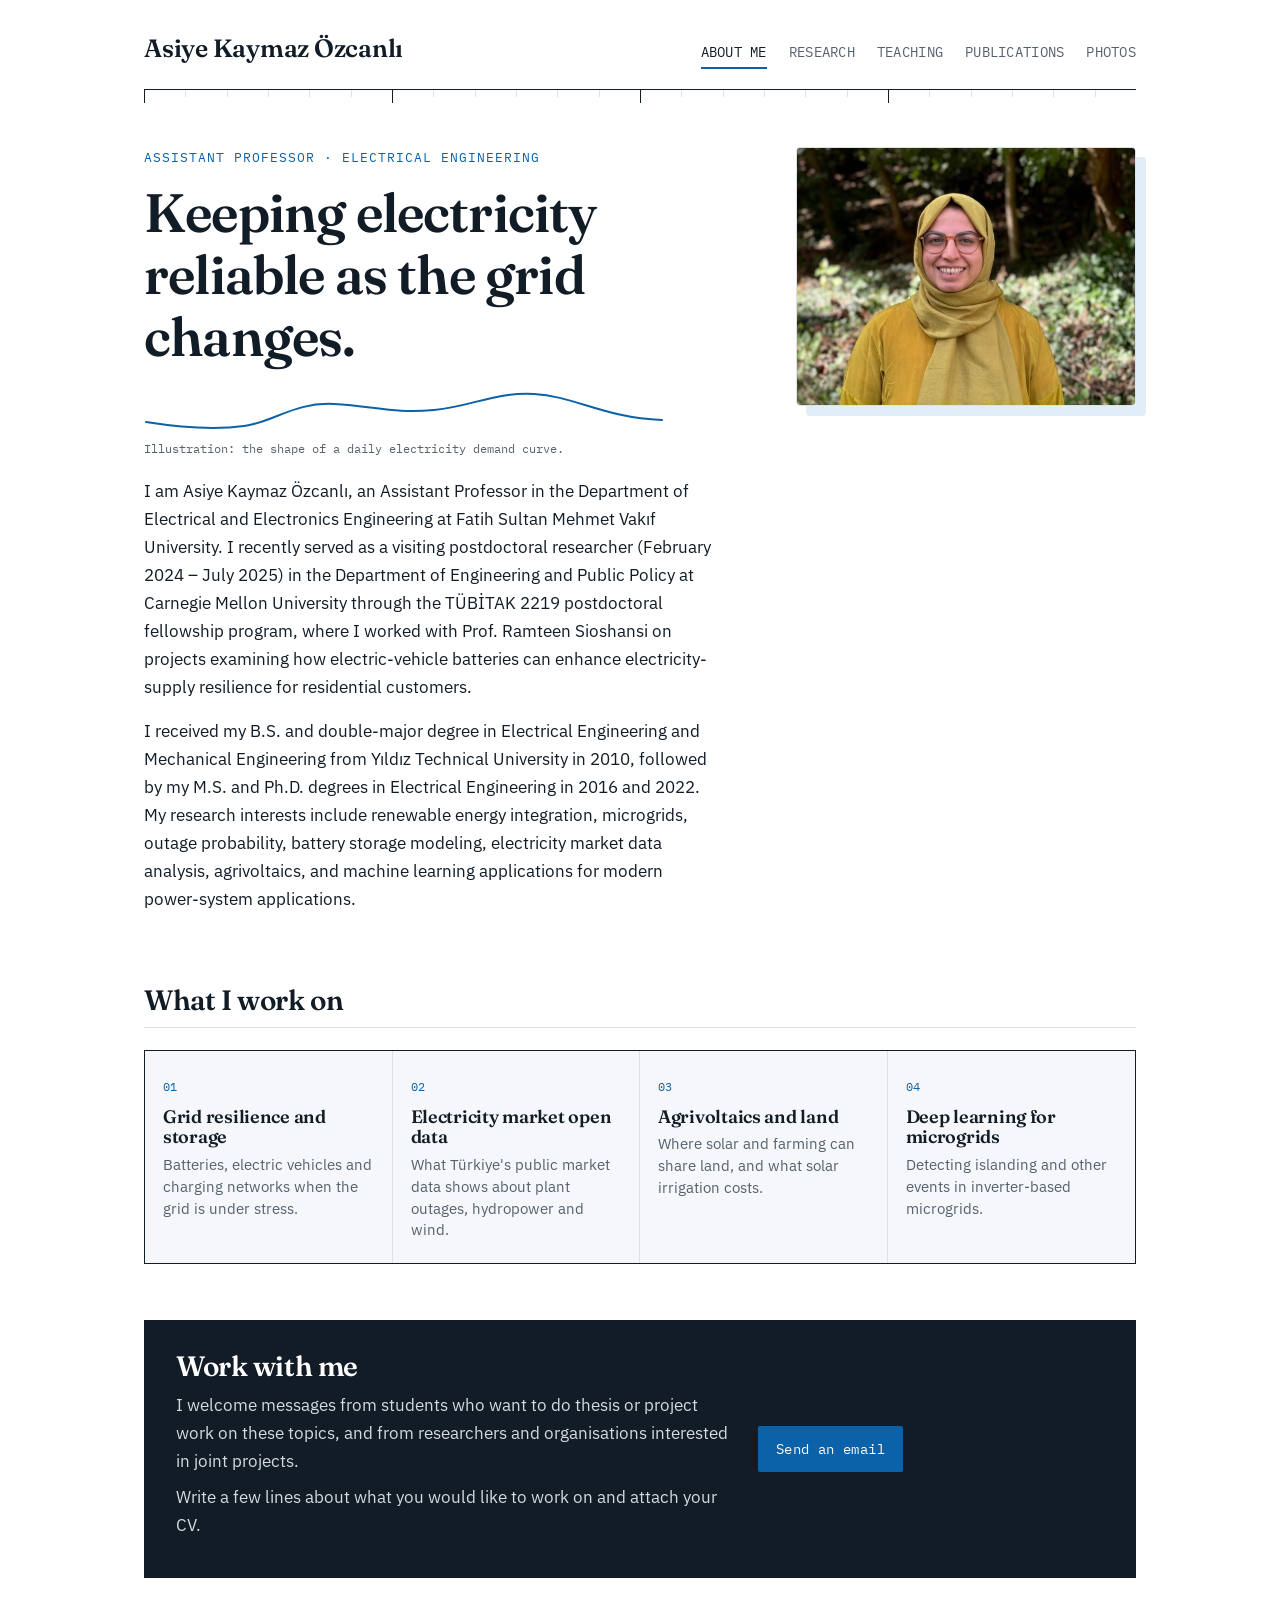
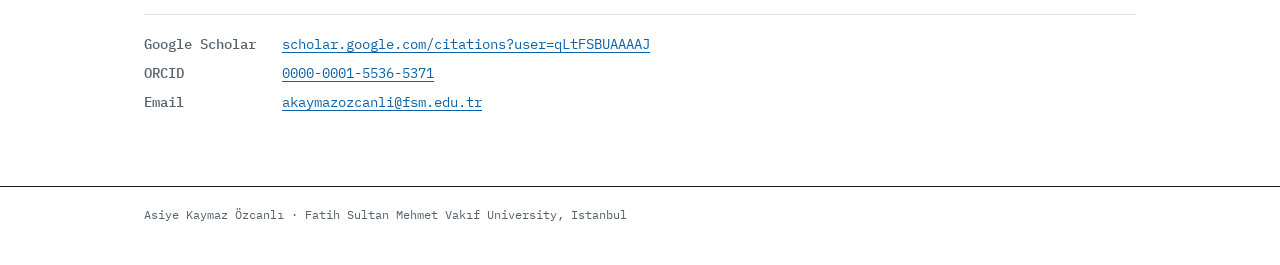
<file: index.html>
<!DOCTYPE html>
<html lang="en">
<head>
    <meta charset="UTF-8">
    <meta name="viewport" content="width=device-width, initial-scale=1.0">
    <title>Asiye Kaymaz Özcanlı</title>
    <meta name="description" content="Asiye Kaymaz Özcanlı, Assistant Professor and electrical engineer at Fatih Sultan Mehmet Vakıf University. Renewable energy integration, grid resilience, storage and electricity market data.">
    <link rel="preconnect" href="https://fonts.googleapis.com">
    <link rel="preconnect" href="https://fonts.gstatic.com" crossorigin>
    <link rel="stylesheet" href="assets/style.css">
    <script src="assets/site.js" defer></script>
</head>
<body>

<header class="site-header">
    <div class="wrap">
        <a class="site-name" href="index.html">Asiye Kaymaz Özcanlı</a>
        <nav class="menu" aria-label="Main">
            <a href="index.html" aria-current="page">About Me</a>
            <a href="research.html">Research</a>
            <a href="teaching.html">Teaching</a>
            <a href="publications.html">Publications</a>
            <a href="photos.html">Photos</a>
        </nav>
    </div>
    <div class="wrap"><div class="ruler" aria-hidden="true"></div></div>
</header>

<main class="wrap">

    <section class="hero">
        <div>
            <p class="eyebrow">Assistant Professor · Electrical Engineering</p>
            <h1>Keeping electricity reliable as the grid changes.</h1>
            <svg class="curve" viewBox="0 0 520 46" aria-hidden="true">
                <path d="M2 34 C 40 40, 70 42, 100 38 S 150 14, 190 16 S 250 26, 290 22 S 350 4, 390 6 S 460 30, 518 32"/>
            </svg>
            <p class="curve-note">Illustration: the shape of a daily electricity demand curve.</p>

            <p>
            I am Asiye Kaymaz Özcanlı, an Assistant Professor in the Department of Electrical and
            Electronics Engineering at Fatih Sultan Mehmet Vakıf University.
            I recently served as a visiting postdoctoral researcher (February 2024 – July 2025) in the Department of Engineering
            and Public Policy at Carnegie Mellon University through the TÜBİTAK 2219 postdoctoral
            fellowship program, where I worked with Prof. Ramteen Sioshansi on projects examining
            how electric-vehicle batteries can enhance electricity-supply resilience for residential customers.
            </p>

            <p>
            I received my B.S. and double-major degree in Electrical Engineering and Mechanical
            Engineering from Yıldız Technical University in 2010, followed by my M.S. and Ph.D.
            degrees in Electrical Engineering in 2016 and 2022. My research interests
            include renewable energy integration, microgrids, outage probability, battery storage modeling,
            electricity market data analysis, agrivoltaics,
            and machine learning applications for modern power-system applications.
            </p>
        </div>

        <img class="portrait" src="61EA26AB-36F2-48CF-BFD8-0C0C8775A0C1.jpeg" alt="Asiye Kaymaz Özcanlı" width="560" height="426">
    </section>

    <section class="reveal" aria-labelledby="work-title">
        <div class="section-head"><h2 id="work-title">What I work on</h2></div>
        <div class="tiles">
            <a class="tile" href="research.html#resilience">
                <span class="num">01</span>
                <h3>Grid resilience and storage</h3>
                <p>Batteries, electric vehicles and charging networks when the grid is under stress.</p>
            </a>
            <a class="tile" href="research.html#open-data">
                <span class="num">02</span>
                <h3>Electricity market open data</h3>
                <p>What Türkiye's public market data shows about plant outages, hydropower and wind.</p>
            </a>
            <a class="tile" href="research.html#agrivoltaics">
                <span class="num">03</span>
                <h3>Agrivoltaics and land</h3>
                <p>Where solar and farming can share land, and what solar irrigation costs.</p>
            </a>
            <a class="tile" href="research.html#microgrids">
                <span class="num">04</span>
                <h3>Deep learning for microgrids</h3>
                <p>Detecting islanding and other events in inverter-based microgrids.</p>
            </a>
        </div>
    </section>

    <section class="callout reveal" aria-labelledby="join-title">
        <div>
            <h2 id="join-title">Work with me</h2>
            <p>I welcome messages from students who want to do thesis or project work on these topics,
            and from researchers and organisations interested in joint projects.</p>
            <p>Write a few lines about what you would like to work on and attach your CV.</p>
        </div>
        <div><a class="btn" href="mailto:akaymazozcanli@fsm.edu.tr">Send an email</a></div>
    </section>

    <div class="contact">
        <div><b>Google Scholar</b> <a href="https://scholar.google.com/citations?user=qLtFSBUAAAAJ" target="_blank" rel="noopener">scholar.google.com/citations?user=qLtFSBUAAAAJ</a></div>
        <div><b>ORCID</b> <a href="https://orcid.org/0000-0001-5536-5371" target="_blank" rel="noopener">0000-0001-5536-5371</a></div>
        <div><b>Email</b> <a href="mailto:akaymazozcanli@fsm.edu.tr">akaymazozcanli@fsm.edu.tr</a></div>
    </div>

</main>

<footer class="site-footer">
    <div class="wrap">Asiye Kaymaz Özcanlı · Fatih Sultan Mehmet Vakıf University, Istanbul</div>
</footer>

</body>
</html>
</file>
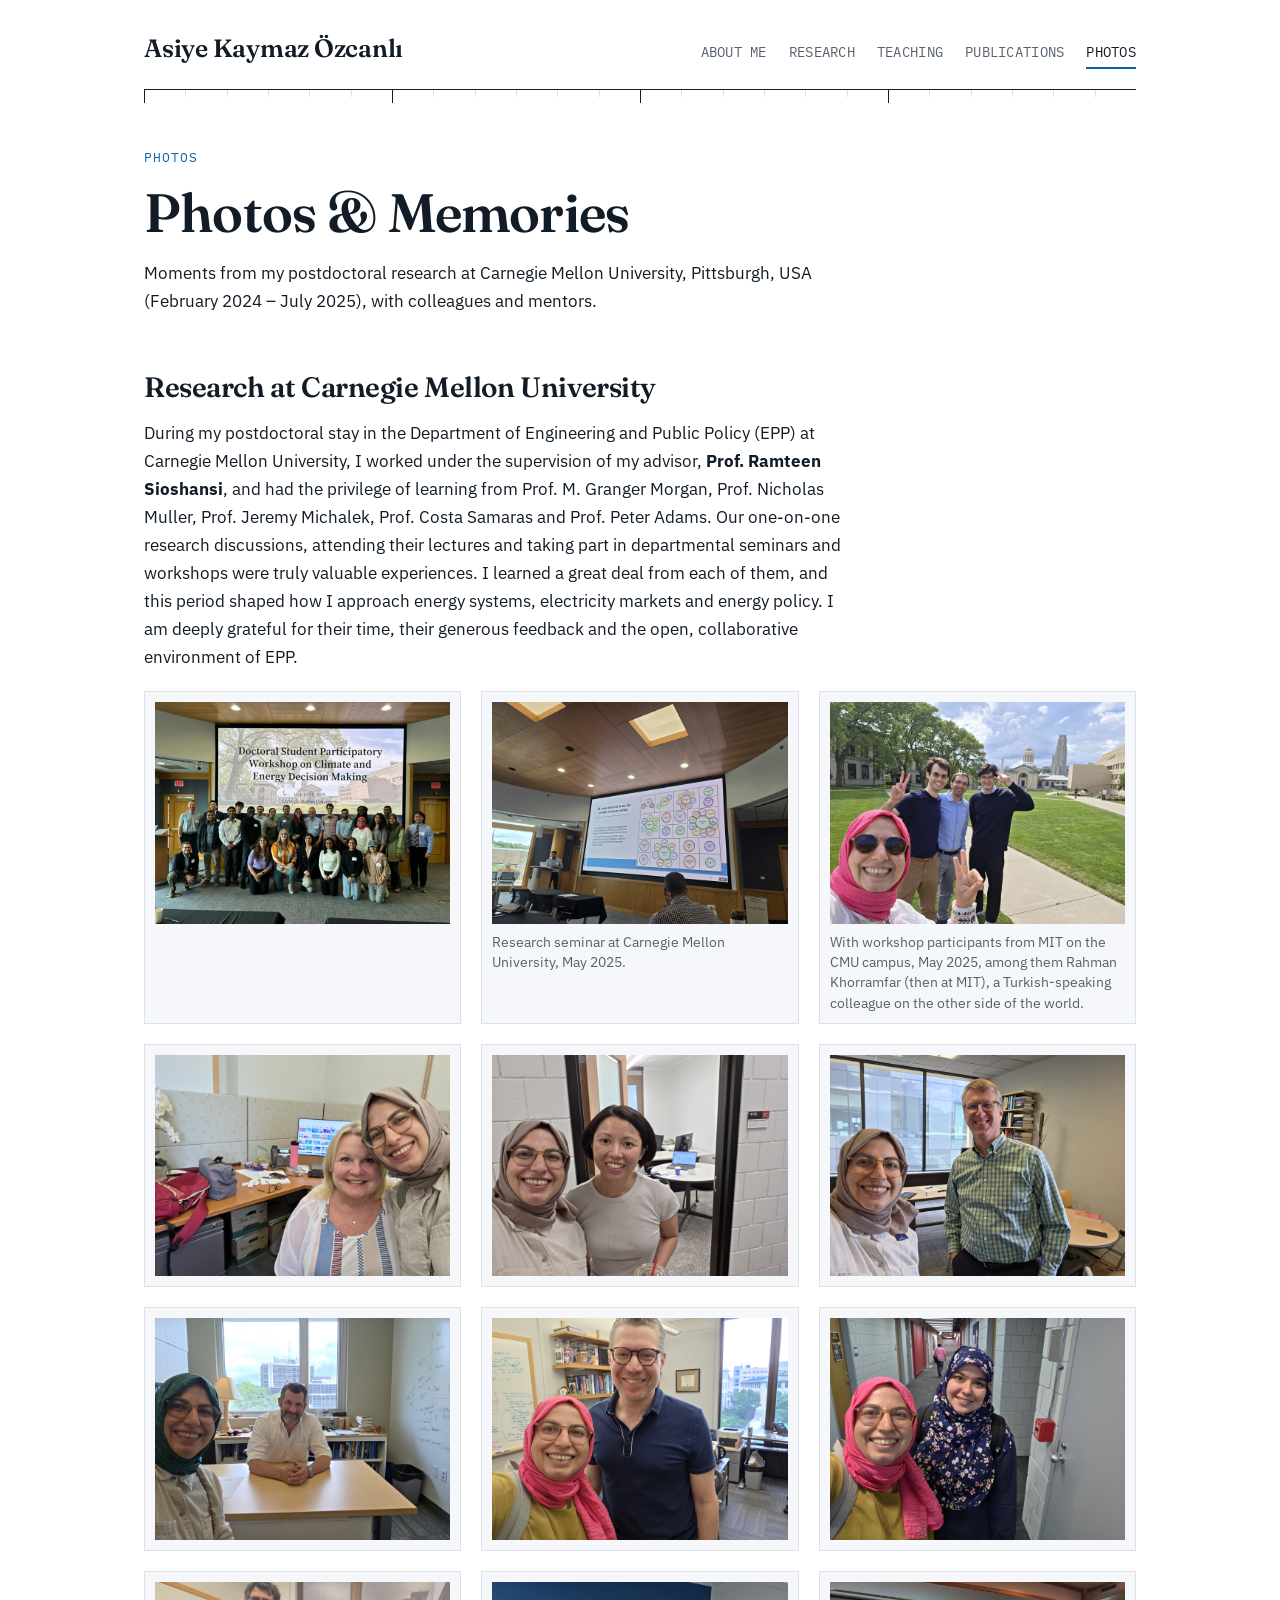
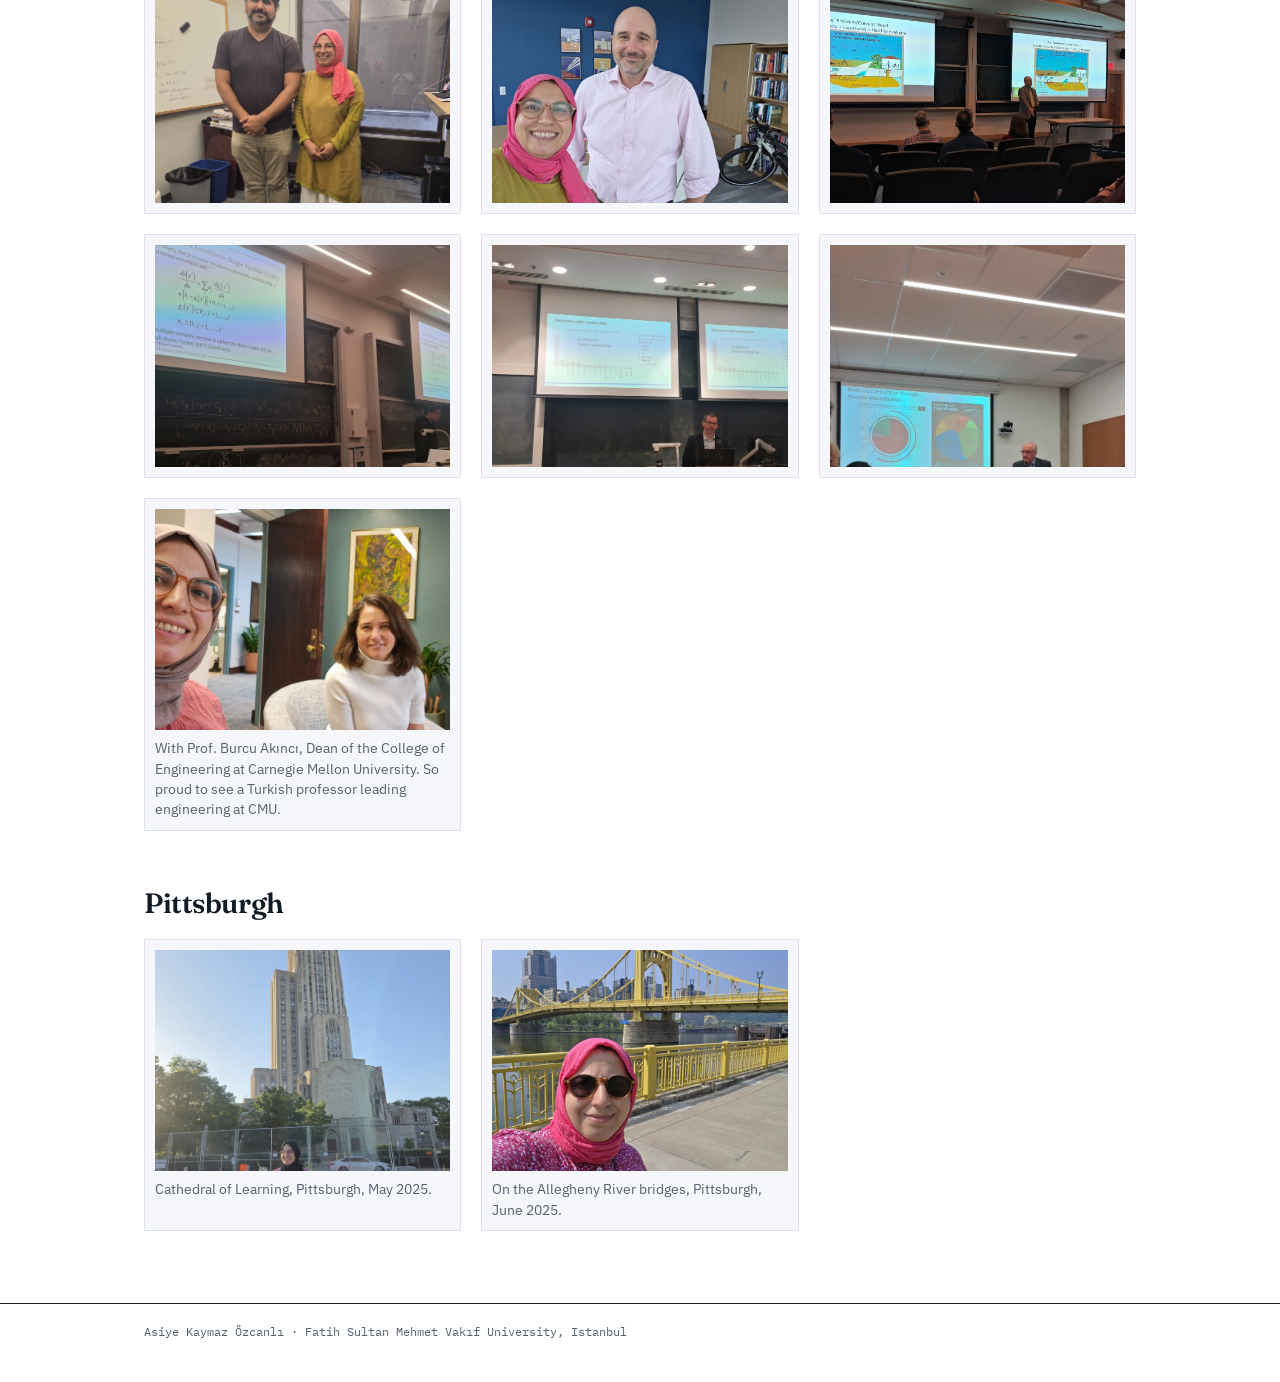
<file: photos.html>
<!DOCTYPE html>
<html lang="en">
<head>
    <meta charset="UTF-8">
    <meta name="viewport" content="width=device-width, initial-scale=1.0">
    <title>Photos - Dr. Asiye Kaymaz Özcanlı</title>
    <meta name="description" content="Photos from the postdoctoral research stay of Asiye Kaymaz Özcanlı at Carnegie Mellon University.">
    <link rel="preconnect" href="https://fonts.googleapis.com">
    <link rel="preconnect" href="https://fonts.gstatic.com" crossorigin>
    <link rel="stylesheet" href="assets/style.css">
    <script src="assets/site.js" defer></script>
</head>
<body>

<header class="site-header">
    <div class="wrap">
        <a class="site-name" href="index.html">Asiye Kaymaz Özcanlı</a>
        <nav class="menu" aria-label="Main">
            <a href="index.html">About Me</a>
            <a href="research.html">Research</a>
            <a href="teaching.html">Teaching</a>
            <a href="publications.html">Publications</a>
            <a href="photos.html" aria-current="page">Photos</a>
        </nav>
    </div>
    <div class="wrap"><div class="ruler" aria-hidden="true"></div></div>
</header>

<main class="wrap">

        <p class="eyebrow">Photos</p>
        <h1>Photos &amp; Memories</h1>
        <p>Moments from my postdoctoral research at Carnegie Mellon University, Pittsburgh, USA (February 2024 – July 2025), with colleagues and mentors.</p>

        <h2>Research at Carnegie Mellon University</h2>
        <p>During my postdoctoral stay in the Department of Engineering and Public Policy (EPP) at Carnegie Mellon University, I worked under the supervision of my advisor, <b>Prof. Ramteen Sioshansi</b>, and had the privilege of learning from Prof. M. Granger Morgan, Prof. Nicholas Muller, Prof. Jeremy Michalek, Prof. Costa Samaras and Prof. Peter Adams. Our one-on-one research discussions, attending their lectures and taking part in departmental seminars and workshops were truly valuable experiences. I learned a great deal from each of them, and this period shaped how I approach energy systems, electricity markets and energy policy. I am deeply grateful for their time, their generous feedback and the open, collaborative environment of EPP.</p>
        <div class="photo-gallery">
            <figure class="photo-card">
                <a href="images/postdoc/cmu-13.jpg"><img src="images/postdoc/cmu-13.jpg" alt="Workshop group photo at Carnegie Mellon University" loading="lazy"></a>
            </figure>
            <figure class="photo-card">
                <a href="images/postdoc/cmu-02.jpg"><img src="images/postdoc/cmu-02.jpg" alt="Research seminar presentation" loading="lazy"></a>
                <figcaption>Research seminar at Carnegie Mellon University, May 2025.</figcaption>
            </figure>
            <figure class="photo-card">
                <a href="images/postdoc/cmu-03.jpg"><img src="images/postdoc/cmu-03.jpg" alt="With workshop participants from MIT on the CMU campus" loading="lazy"></a>
                <figcaption>With workshop participants from MIT on the CMU campus, May 2025, among them Rahman Khorramfar (then at MIT), a Turkish-speaking colleague on the other side of the world.</figcaption>
            </figure>
            <figure class="photo-card">
                <a href="images/postdoc/cmu-05.jpg"><img src="images/postdoc/cmu-05.jpg" alt="With a colleague in the office" loading="lazy"></a>
            </figure>
            <figure class="photo-card">
                <a href="images/postdoc/cmu-06.jpg"><img src="images/postdoc/cmu-06.jpg" alt="With a colleague in the office" loading="lazy"></a>
            </figure>
            <figure class="photo-card">
                <a href="images/postdoc/cmu-07.jpg"><img src="images/postdoc/cmu-07.jpg" alt="With a professor in his office" loading="lazy"></a>
            </figure>
            <figure class="photo-card">
                <a href="images/postdoc/cmu-08.jpg"><img src="images/postdoc/cmu-08.jpg" alt="With a professor in his office" loading="lazy"></a>
            </figure>
            <figure class="photo-card">
                <a href="images/postdoc/cmu-09.jpg"><img src="images/postdoc/cmu-09.jpg" alt="With a professor in his office" loading="lazy"></a>
            </figure>
            <figure class="photo-card">
                <a href="images/postdoc/cmu-10.jpg"><img src="images/postdoc/cmu-10.jpg" alt="With a colleague" loading="lazy"></a>
            </figure>
            <figure class="photo-card">
                <a href="images/postdoc/cmu-11.jpg"><img src="images/postdoc/cmu-11.jpg" alt="With a colleague in the office" loading="lazy" style="object-position: center 30%;"></a>
            </figure>
            <figure class="photo-card">
                <a href="images/postdoc/cmu-12.jpg"><img src="images/postdoc/cmu-12.jpg" alt="With a professor in his office" loading="lazy"></a>
            </figure>
            <figure class="photo-card">
                <a href="images/postdoc/cmu-14.jpg"><img src="images/postdoc/cmu-14.jpg" alt="Lecture at Carnegie Mellon University" loading="lazy"></a>
            </figure>
            <figure class="photo-card">
                <a href="images/postdoc/cmu-15.jpg"><img src="images/postdoc/cmu-15.jpg" alt="Lecture at Carnegie Mellon University" loading="lazy"></a>
            </figure>
            <figure class="photo-card">
                <a href="images/postdoc/cmu-16.jpg"><img src="images/postdoc/cmu-16.jpg" alt="Seminar at Carnegie Mellon University" loading="lazy"></a>
            </figure>
            <figure class="photo-card">
                <a href="images/postdoc/cmu-17.jpg"><img src="images/postdoc/cmu-17.jpg" alt="Seminar at Carnegie Mellon University" loading="lazy"></a>
            </figure>
            <figure class="photo-card">
                <a href="images/postdoc/cmu-18.jpg"><img src="images/postdoc/cmu-18.jpg" alt="With Prof. Burcu Akıncı, Dean of the College of Engineering at Carnegie Mellon University" loading="lazy"></a>
                <figcaption>With Prof. Burcu Akıncı, Dean of the College of Engineering at Carnegie Mellon University. So proud to see a Turkish professor leading engineering at CMU.</figcaption>
            </figure>
        </div>

        <h2>Pittsburgh</h2>
        <div class="photo-gallery">
            <figure class="photo-card">
                <a href="images/postdoc/cmu-01.jpg"><img src="images/postdoc/cmu-01.jpg" alt="In front of the Cathedral of Learning" loading="lazy" style="object-position: center 40%;"></a>
                <figcaption>Cathedral of Learning, Pittsburgh, May 2025.</figcaption>
            </figure>
            <figure class="photo-card">
                <a href="images/postdoc/cmu-04.jpg"><img src="images/postdoc/cmu-04.jpg" alt="On a bridge over the Allegheny River" loading="lazy"></a>
                <figcaption>On the Allegheny River bridges, Pittsburgh, June 2025.</figcaption>
            </figure>
        </div>

</main>

<footer class="site-footer">
    <div class="wrap">Asiye Kaymaz Özcanlı · Fatih Sultan Mehmet Vakıf University, Istanbul</div>
</footer>

</body>
</html>
</file>
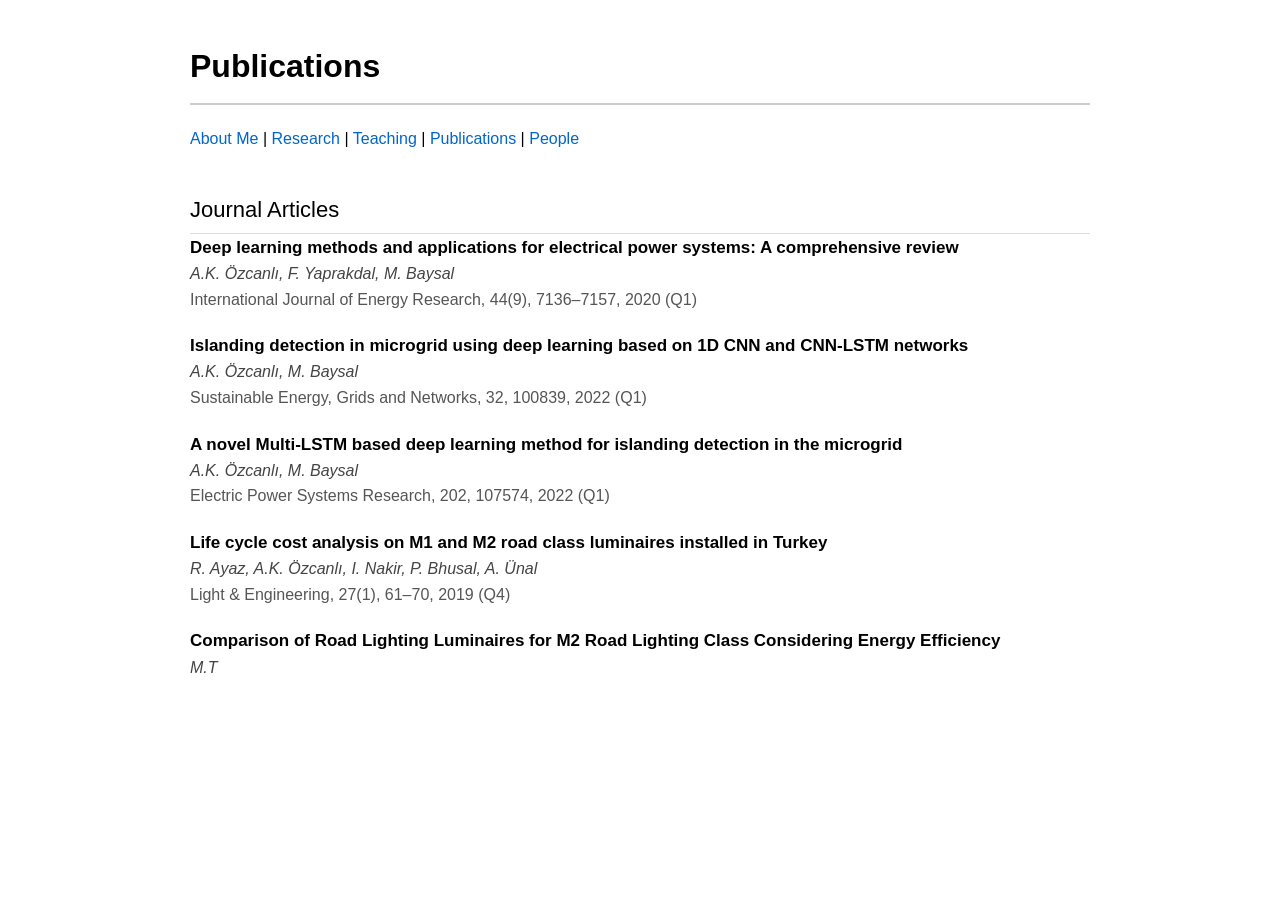
<file: Publications.html>
<!DOCTYPE html>
<html>
<head>
    <meta charset="UTF-8">
    <title>publications – Asiye Kaymaz Özcanlı</title>
    <style>
        body { font-family: Arial; max-width: 900px; margin: auto; padding: 20px; line-height: 1.6; }
        h1 { border-bottom: 2px solid #ccc; padding-bottom: 10px; }
        a { color: #0066cc; text-decoration: none; }
        a:hover { text-decoration: underline; }
        .pub-item { margin-bottom: 20px; }
        .title { font-weight: bold; font-size: 17px; }
        .authors { font-style: italic; color: #444; }
        .year { color: #555; }
        .section-title { font-size: 22px; margin-top: 40px; border-bottom: 1px solid #ddd; padding-bottom: 6px; }
    </style>
</head>
<body>

<h1>Publications</h1>

<div style="margin-bottom: 30px;">
    <a href="index.html">About Me</a> |
    <a href="research.html">Research</a> |
    <a href="teaching.html">Teaching</a> |
    <a href="publications.html">Publications</a> |
    <a href="people.html">People</a>
</div>


<!-- JOURNAL ARTICLES -->

<div class="section-title">Journal Articles</div>

<div class="pub-item">
    <div class="title">Deep learning methods and applications for electrical power systems: A comprehensive review</div>
    <div class="authors">A.K. Özcanlı, F. Yaprakdal, M. Baysal</div>
    <div class="year">International Journal of Energy Research, 44(9), 7136–7157, 2020 (Q1)</div>
</div>

<div class="pub-item">
    <div class="title">Islanding detection in microgrid using deep learning based on 1D CNN and CNN-LSTM networks</div>
    <div class="authors">A.K. Özcanlı, M. Baysal</div>
    <div class="year">Sustainable Energy, Grids and Networks, 32, 100839, 2022 (Q1)</div>
</div>

<div class="pub-item">
    <div class="title">A novel Multi-LSTM based deep learning method for islanding detection in the microgrid</div>
    <div class="authors">A.K. Özcanlı, M. Baysal</div>
    <div class="year">Electric Power Systems Research, 202, 107574, 2022 (Q1)</div>
</div>

<div class="pub-item">
    <div class="title">Life cycle cost analysis on M1 and M2 road class luminaires installed in Turkey</div>
    <div class="authors">R. Ayaz, A.K. Özcanlı, I. Nakir, P. Bhusal, A. Ünal</div>
    <div class="year">Light & Engineering, 27(1), 61–70, 2019 (Q4)</div>
</div>

<div class="pub-item">
    <div class="title">Comparison of Road Lighting Luminaires for M2 Road Lighting Class Considering Energy Efficiency</div>
    <div class="authors">M.T
</file>
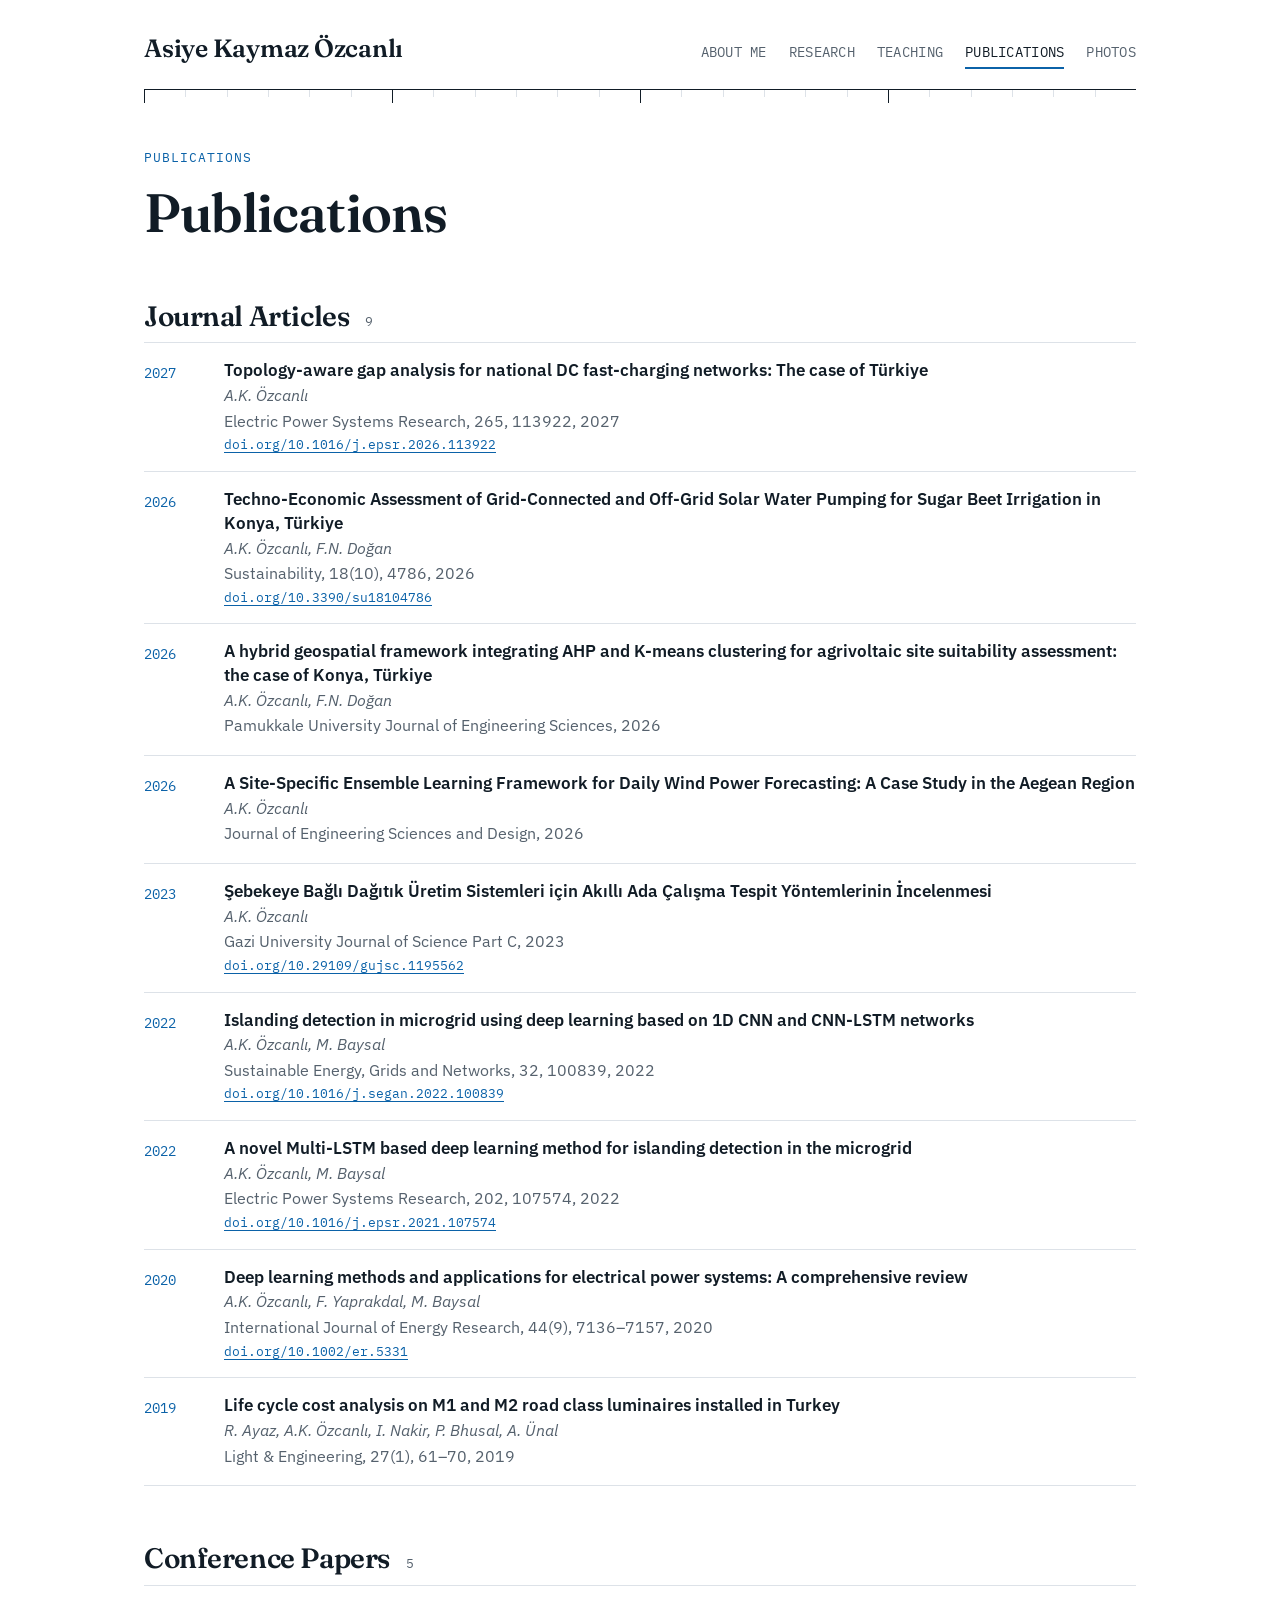
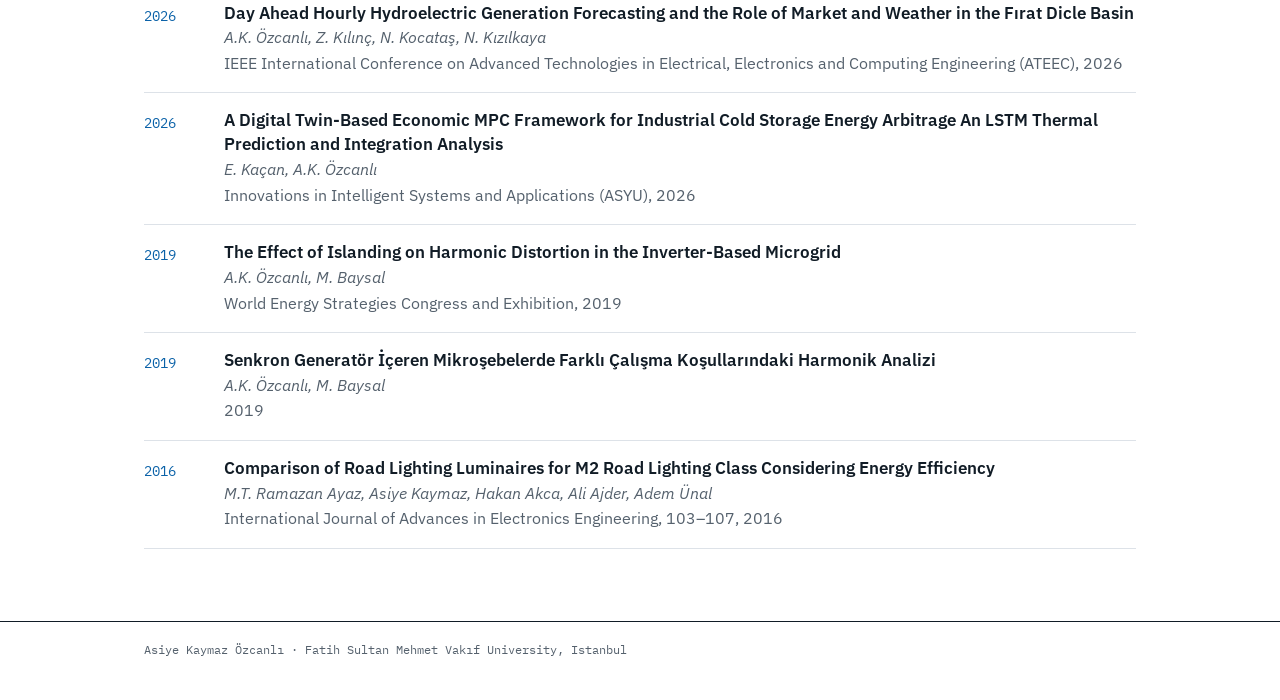
<file: publications.html>
<!DOCTYPE html>
<html lang="en">
<head>
    <meta charset="UTF-8">
    <meta name="viewport" content="width=device-width, initial-scale=1.0">
    <title>Publications – Asiye Kaymaz Özcanlı</title>
    <meta name="description" content="Journal articles and conference papers by Asiye Kaymaz Özcanlı.">
    <link rel="preconnect" href="https://fonts.googleapis.com">
    <link rel="preconnect" href="https://fonts.gstatic.com" crossorigin>
    <link rel="stylesheet" href="assets/style.css">
    <script src="assets/site.js" defer></script>
</head>
<body>

<header class="site-header">
    <div class="wrap">
        <a class="site-name" href="index.html">Asiye Kaymaz Özcanlı</a>
        <nav class="menu" aria-label="Main">
            <a href="index.html">About Me</a>
            <a href="research.html">Research</a>
            <a href="teaching.html">Teaching</a>
            <a href="publications.html" aria-current="page">Publications</a>
            <a href="photos.html">Photos</a>
        </nav>
    </div>
    <div class="wrap"><div class="ruler" aria-hidden="true"></div></div>
</header>

<main class="wrap">

    <p class="eyebrow">Publications</p>
    <h1>Publications</h1>


<!-- JOURNAL ARTICLES -->

    <div class="section-head"><h2>Journal Articles</h2><span class="count">9</span></div>

<div class="pub-item" data-year="2027" data-kind="journal">
    <div class="yr">2027</div>
    <div>
        <div class="title">Topology-aware gap analysis for national DC fast-charging networks: The case of Türkiye</div>
        <div class="authors">A.K. Özcanlı</div>
        <div class="year">Electric Power Systems Research, 265, 113922, 2027</div>
        <div class="doi"><a href="https://doi.org/10.1016/j.epsr.2026.113922" target="_blank" rel="noopener">doi.org/10.1016/j.epsr.2026.113922</a></div>
    </div>
</div>

<div class="pub-item" data-year="2026" data-kind="journal">
    <div class="yr">2026</div>
    <div>
        <div class="title">Techno-Economic Assessment of Grid-Connected and Off-Grid Solar Water Pumping for Sugar Beet Irrigation in Konya, Türkiye</div>
        <div class="authors">A.K. Özcanlı, F.N. Doğan</div>
        <div class="year">Sustainability, 18(10), 4786, 2026</div>
        <div class="doi"><a href="https://doi.org/10.3390/su18104786" target="_blank" rel="noopener">doi.org/10.3390/su18104786</a></div>
    </div>
</div>

<div class="pub-item" data-year="2026" data-kind="journal">
    <div class="yr">2026</div>
    <div>
        <div class="title">A hybrid geospatial framework integrating AHP and K-means clustering for agrivoltaic site suitability assessment: the case of Konya, Türkiye</div>
        <div class="authors">A.K. Özcanlı, F.N. Doğan</div>
        <div class="year">Pamukkale University Journal of Engineering Sciences, 2026</div>
    </div>
</div>

<div class="pub-item" data-year="2026" data-kind="journal">
    <div class="yr">2026</div>
    <div>
        <div class="title">A Site-Specific Ensemble Learning Framework for Daily Wind Power Forecasting: A Case Study in the Aegean Region</div>
        <div class="authors">A.K. Özcanlı</div>
        <div class="year">Journal of Engineering Sciences and Design, 2026</div>
    </div>
</div>

<div class="pub-item" data-year="2023" data-kind="journal">
    <div class="yr">2023</div>
    <div>
        <div class="title">Şebekeye Bağlı Dağıtık Üretim Sistemleri için Akıllı Ada Çalışma Tespit Yöntemlerinin İncelenmesi</div>
        <div class="authors">A.K. Özcanlı</div>
        <div class="year">Gazi University Journal of Science Part C, 2023</div>
        <div class="doi"><a href="https://doi.org/10.29109/gujsc.1195562" target="_blank" rel="noopener">doi.org/10.29109/gujsc.1195562</a></div>
    </div>
</div>

<div class="pub-item" data-year="2022" data-kind="journal">
    <div class="yr">2022</div>
    <div>
        <div class="title">Islanding detection in microgrid using deep learning based on 1D CNN and CNN-LSTM networks</div>
        <div class="authors">A.K. Özcanlı, M. Baysal</div>
        <div class="year">Sustainable Energy, Grids and Networks, 32, 100839, 2022</div>
        <div class="doi"><a href="https://doi.org/10.1016/j.segan.2022.100839" target="_blank" rel="noopener">doi.org/10.1016/j.segan.2022.100839</a></div>
    </div>
</div>

<div class="pub-item" data-year="2022" data-kind="journal">
    <div class="yr">2022</div>
    <div>
        <div class="title">A novel Multi-LSTM based deep learning method for islanding detection in the microgrid</div>
        <div class="authors">A.K. Özcanlı, M. Baysal</div>
        <div class="year">Electric Power Systems Research, 202, 107574, 2022</div>
        <div class="doi"><a href="https://doi.org/10.1016/j.epsr.2021.107574" target="_blank" rel="noopener">doi.org/10.1016/j.epsr.2021.107574</a></div>
    </div>
</div>

<div class="pub-item" data-year="2020" data-kind="journal">
    <div class="yr">2020</div>
    <div>
        <div class="title">Deep learning methods and applications for electrical power systems: A comprehensive review</div>
        <div class="authors">A.K. Özcanlı, F. Yaprakdal, M. Baysal</div>
        <div class="year">International Journal of Energy Research, 44(9), 7136–7157, 2020</div>
        <div class="doi"><a href="https://doi.org/10.1002/er.5331" target="_blank" rel="noopener">doi.org/10.1002/er.5331</a></div>
    </div>
</div>

<div class="pub-item" data-year="2019" data-kind="journal">
    <div class="yr">2019</div>
    <div>
        <div class="title">Life cycle cost analysis on M1 and M2 road class luminaires installed in Turkey</div>
        <div class="authors">R. Ayaz, A.K. Özcanlı, I. Nakir, P. Bhusal, A. Ünal</div>
        <div class="year">Light &amp; Engineering, 27(1), 61–70, 2019</div>
    </div>
</div>


<!-- CONFERENCE PAPERS -->

    <div class="section-head"><h2>Conference Papers</h2><span class="count">5</span></div>

<div class="pub-item" data-year="2026" data-kind="conference">
    <div class="yr">2026</div>
    <div>
        <div class="title">Day Ahead Hourly Hydroelectric Generation Forecasting and the Role of Market and Weather in the Fırat Dicle Basin</div>
        <div class="authors">A.K. Özcanlı, Z. Kılınç, N. Kocataş, N. Kızılkaya</div>
        <div class="year">IEEE International Conference on Advanced Technologies in Electrical, Electronics and Computing Engineering (ATEEC), 2026</div>
    </div>
</div>

<div class="pub-item" data-year="2026" data-kind="conference">
    <div class="yr">2026</div>
    <div>
        <div class="title">A Digital Twin-Based Economic MPC Framework for Industrial Cold Storage Energy Arbitrage An LSTM Thermal Prediction and Integration Analysis</div>
        <div class="authors">E. Kaçan, A.K. Özcanlı</div>
        <div class="year">Innovations in Intelligent Systems and Applications (ASYU), 2026</div>
    </div>
</div>

<div class="pub-item" data-year="2019" data-kind="conference">
    <div class="yr">2019</div>
    <div>
        <div class="title">The Effect of Islanding on Harmonic Distortion in the Inverter-Based Microgrid</div>
        <div class="authors">A.K. Özcanlı, M. Baysal</div>
        <div class="year">World Energy Strategies Congress and Exhibition, 2019</div>
    </div>
</div>

<div class="pub-item" data-year="2019" data-kind="conference">
    <div class="yr">2019</div>
    <div>
        <div class="title">Senkron Generatör İçeren Mikroşebelerde Farklı Çalışma Koşullarındaki Harmonik Analizi</div>
        <div class="authors">A.K. Özcanlı, M. Baysal</div>
        <div class="year">2019</div>
    </div>
</div>

<div class="pub-item" data-year="2016" data-kind="conference">
    <div class="yr">2016</div>
    <div>
        <div class="title">Comparison of Road Lighting Luminaires for M2 Road Lighting Class Considering Energy Efficiency</div>
        <div class="authors">M.T. Ramazan Ayaz, Asiye Kaymaz, Hakan Akca, Ali Ajder, Adem Ünal</div>
        <div class="year">International Journal of Advances in Electronics Engineering, 103–107, 2016</div>
    </div>
</div>

</main>

<footer class="site-footer">
    <div class="wrap">Asiye Kaymaz Özcanlı · Fatih Sultan Mehmet Vakıf University, Istanbul</div>
</footer>

</body>
</html>
</file>
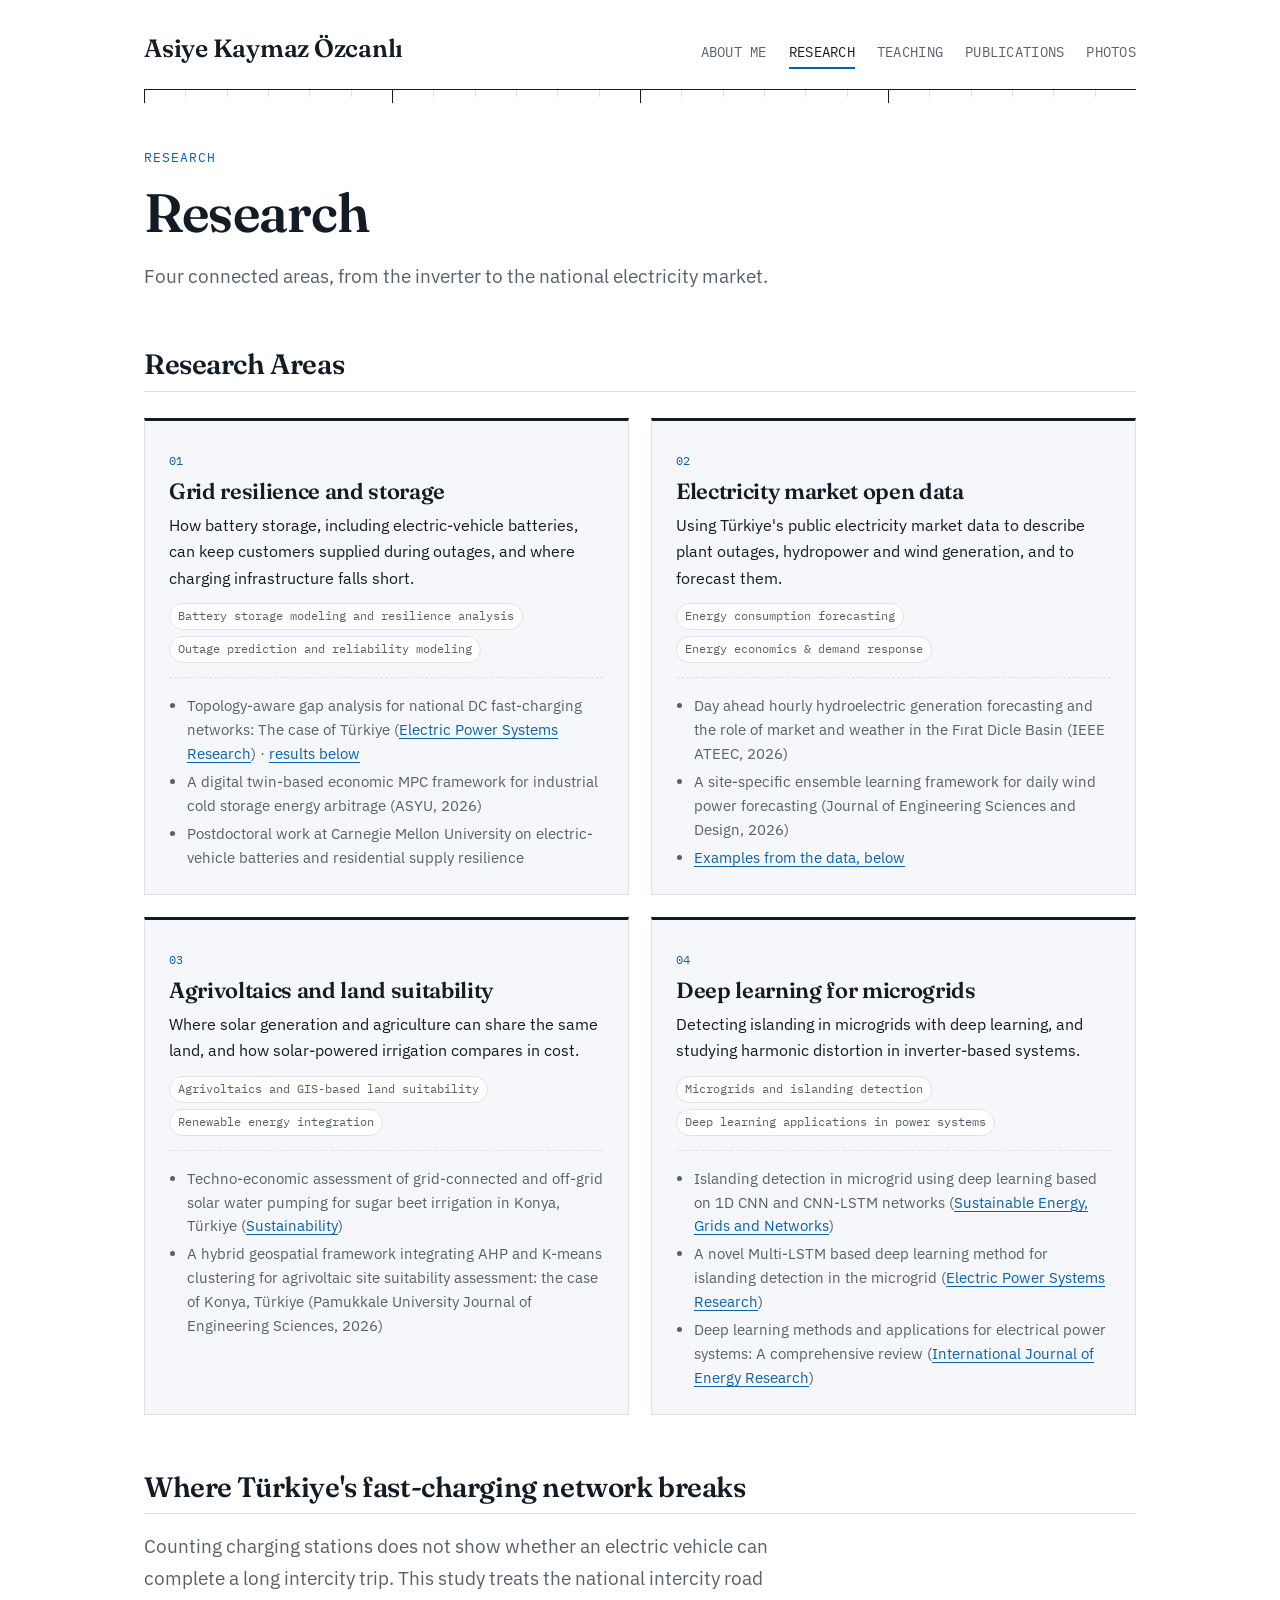
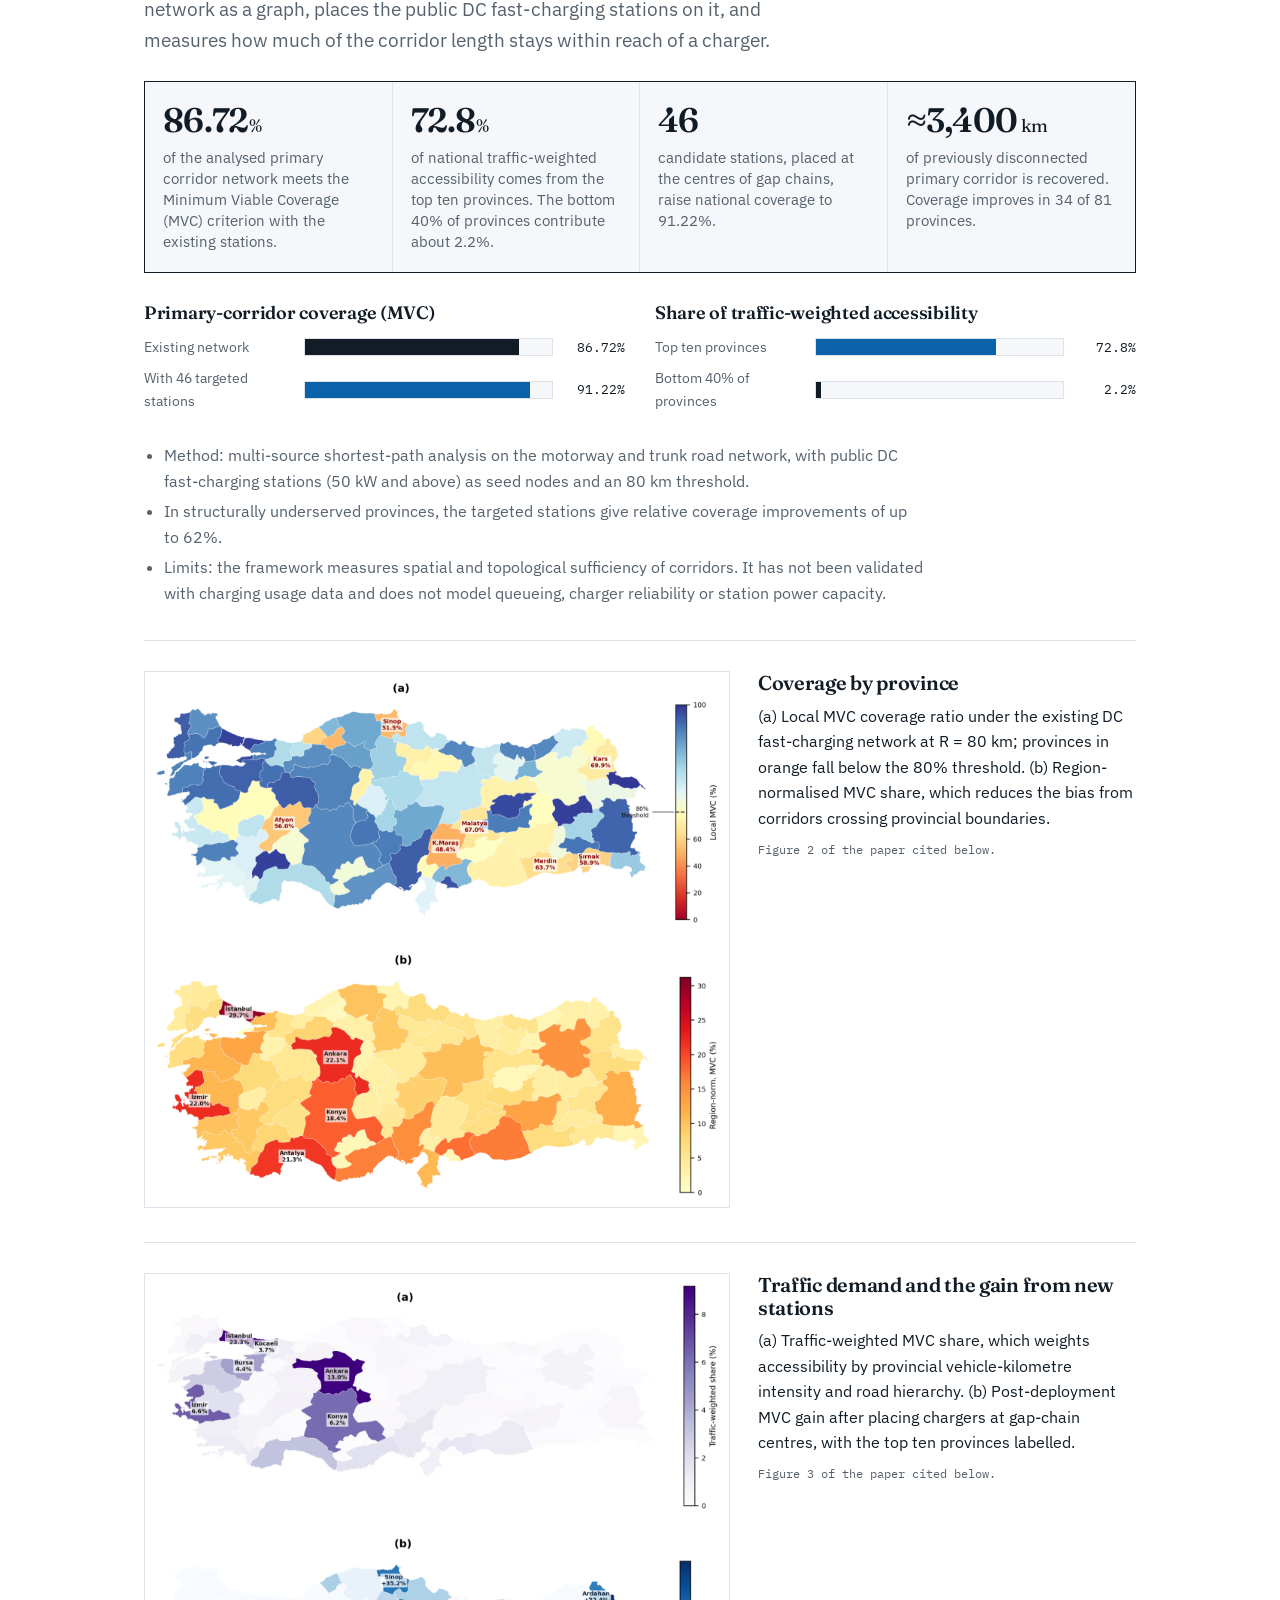
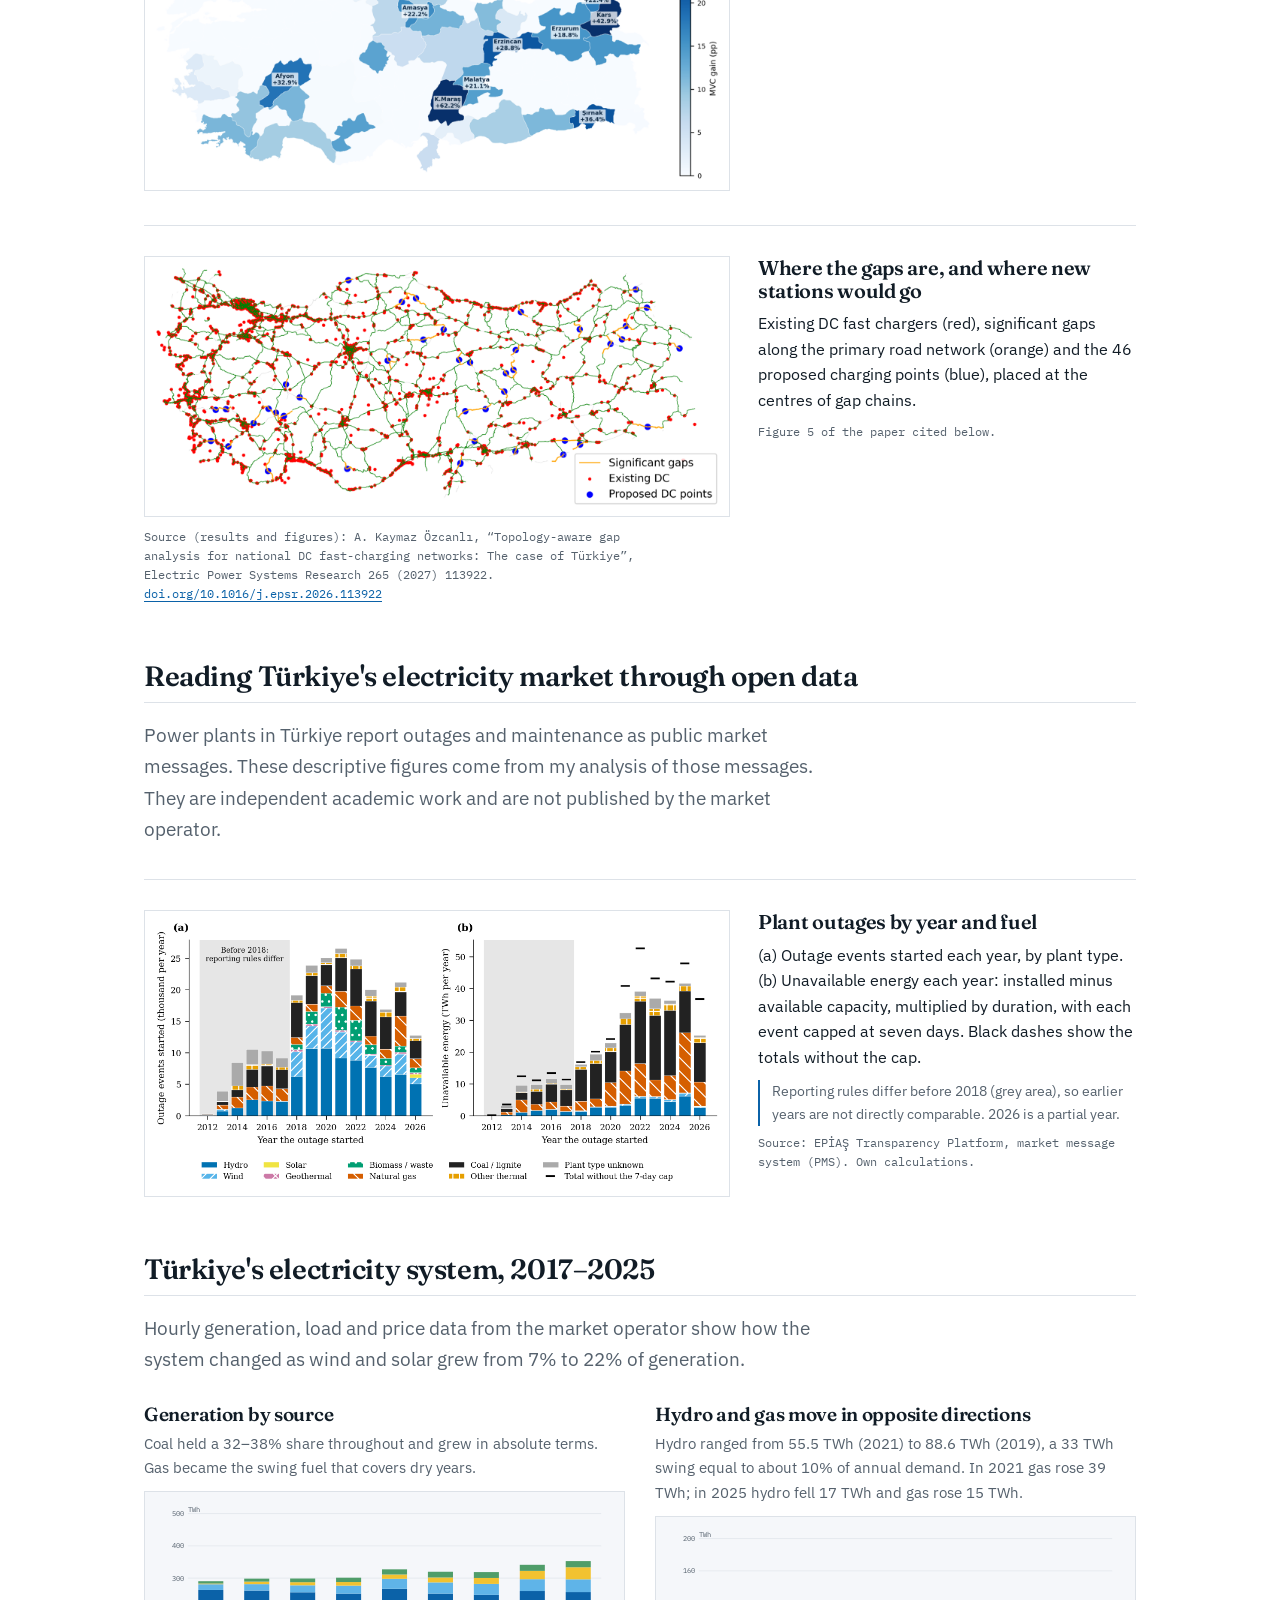
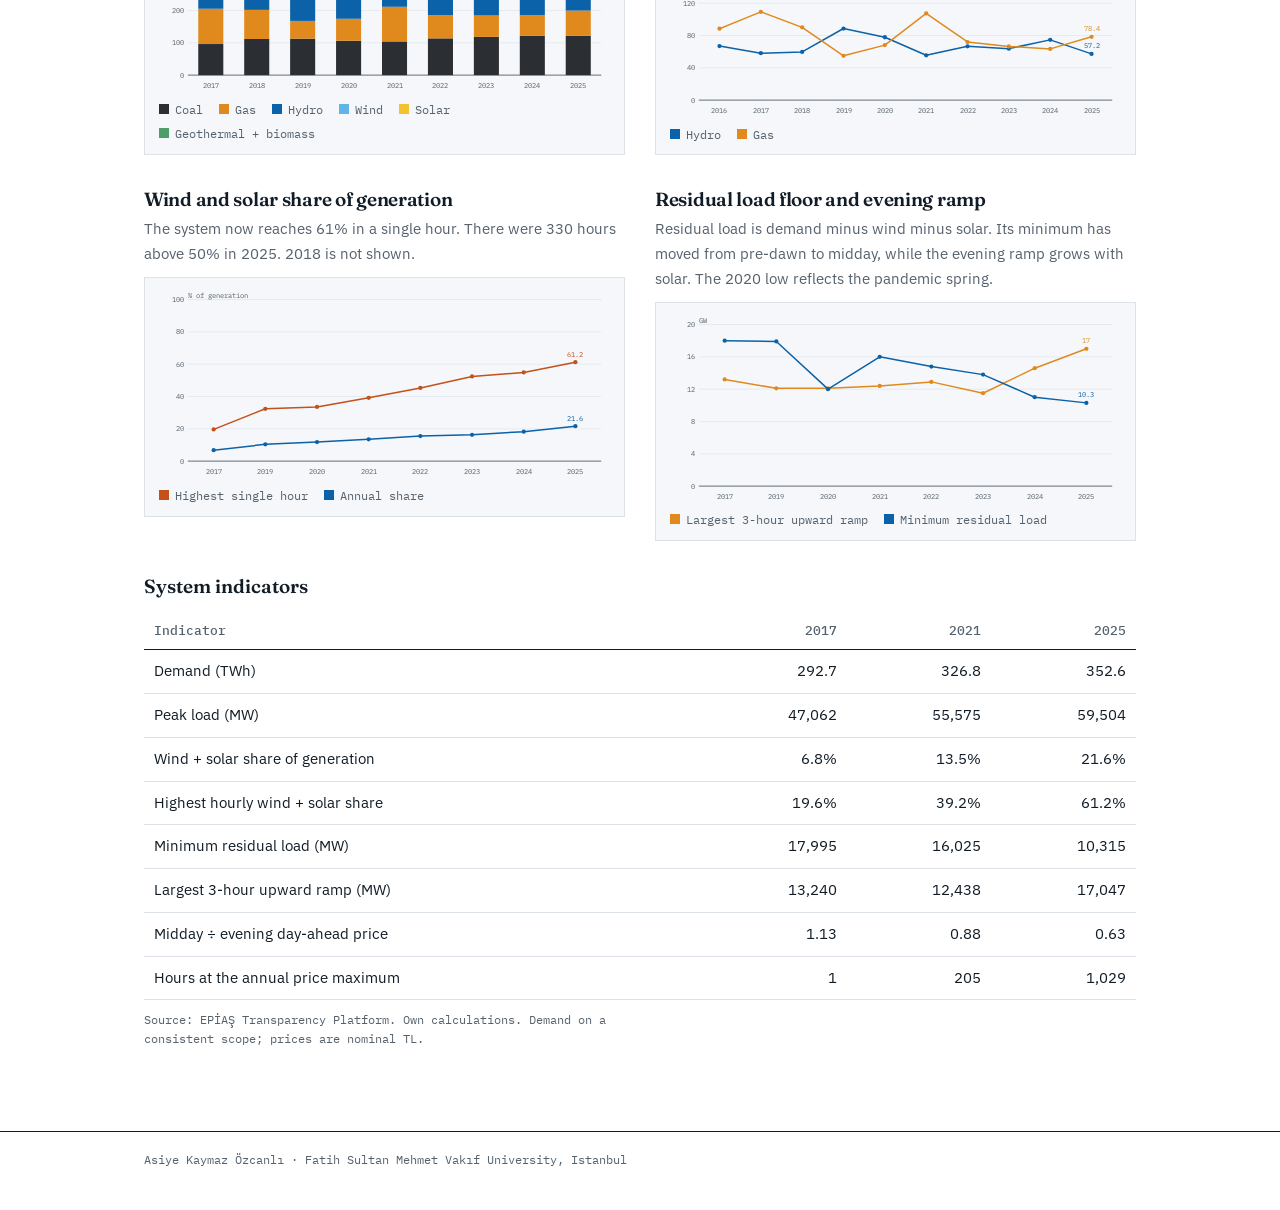
<file: research.html>
<!DOCTYPE html>
<html lang="en">
<head>
    <meta charset="UTF-8">
    <meta name="viewport" content="width=device-width, initial-scale=1.0">
    <title>Research – Asiye Kaymaz Özcanlı</title>
    <meta name="description" content="Research areas of Asiye Kaymaz Özcanlı: grid resilience and storage, electricity market open data, agrivoltaics and deep learning for microgrids.">
    <link rel="preconnect" href="https://fonts.googleapis.com">
    <link rel="preconnect" href="https://fonts.gstatic.com" crossorigin>
    <link rel="stylesheet" href="assets/style.css">
    <script src="assets/site.js" defer></script>
</head>
<body>

<header class="site-header">
    <div class="wrap">
        <a class="site-name" href="index.html">Asiye Kaymaz Özcanlı</a>
        <nav class="menu" aria-label="Main">
            <a href="index.html">About Me</a>
            <a href="research.html" aria-current="page">Research</a>
            <a href="teaching.html">Teaching</a>
            <a href="publications.html">Publications</a>
            <a href="photos.html">Photos</a>
        </nav>
    </div>
    <div class="wrap"><div class="ruler" aria-hidden="true"></div></div>
</header>

<main class="wrap">

    <p class="eyebrow">Research</p>
    <h1>Research</h1>
    <p class="lede">Four connected areas, from the inverter to the national electricity market.</p>

    <div class="section-head"><h2>Research Areas</h2></div>

    <div class="themes">
        <article class="theme reveal" id="resilience">
            <span class="num">01</span>
            <h3>Grid resilience and storage</h3>
            <p>How battery storage, including electric-vehicle batteries, can keep customers supplied during outages, and where charging infrastructure falls short.</p>
            <ul class="tags">
                <li>Battery storage modeling and resilience analysis</li>
                <li>Outage prediction and reliability modeling</li>
            </ul>
            <ul class="related">
                <li>Topology-aware gap analysis for national DC fast-charging networks: The case of Türkiye (<a href="https://doi.org/10.1016/j.epsr.2026.113922" target="_blank" rel="noopener">Electric Power Systems Research</a>) · <a href="#charging">results below</a></li>
                <li>A digital twin-based economic MPC framework for industrial cold storage energy arbitrage (ASYU, 2026)</li>
                <li>Postdoctoral work at Carnegie Mellon University on electric-vehicle batteries and residential supply resilience</li>
            </ul>
        </article>

        <article class="theme reveal" id="open-data">
            <span class="num">02</span>
            <h3>Electricity market open data</h3>
            <p>Using Türkiye's public electricity market data to describe plant outages, hydropower and wind generation, and to forecast them.</p>
            <ul class="tags">
                <li>Energy consumption forecasting</li>
                <li>Energy economics &amp; demand response</li>
            </ul>
            <ul class="related">
                <li>Day ahead hourly hydroelectric generation forecasting and the role of market and weather in the Fırat Dicle Basin (IEEE ATEEC, 2026)</li>
                <li>A site-specific ensemble learning framework for daily wind power forecasting (Journal of Engineering Sciences and Design, 2026)</li>
                <li><a href="#market-data">Examples from the data, below</a></li>
            </ul>
        </article>

        <article class="theme reveal" id="agrivoltaics">
            <span class="num">03</span>
            <h3>Agrivoltaics and land suitability</h3>
            <p>Where solar generation and agriculture can share the same land, and how solar-powered irrigation compares in cost.</p>
            <ul class="tags">
                <li>Agrivoltaics and GIS-based land suitability</li>
                <li>Renewable energy integration</li>
            </ul>
            <ul class="related">
                <li>Techno-economic assessment of grid-connected and off-grid solar water pumping for sugar beet irrigation in Konya, Türkiye (<a href="https://doi.org/10.3390/su18104786" target="_blank" rel="noopener">Sustainability</a>)</li>
                <li>A hybrid geospatial framework integrating AHP and K-means clustering for agrivoltaic site suitability assessment: the case of Konya, Türkiye (Pamukkale University Journal of Engineering Sciences, 2026)</li>
            </ul>
        </article>

        <article class="theme reveal" id="microgrids">
            <span class="num">04</span>
            <h3>Deep learning for microgrids</h3>
            <p>Detecting islanding in microgrids with deep learning, and studying harmonic distortion in inverter-based systems.</p>
            <ul class="tags">
                <li>Microgrids and islanding detection</li>
                <li>Deep learning applications in power systems</li>
            </ul>
            <ul class="related">
                <li>Islanding detection in microgrid using deep learning based on 1D CNN and CNN-LSTM networks (<a href="https://doi.org/10.1016/j.segan.2022.100839" target="_blank" rel="noopener">Sustainable Energy, Grids and Networks</a>)</li>
                <li>A novel Multi-LSTM based deep learning method for islanding detection in the microgrid (<a href="https://doi.org/10.1016/j.epsr.2021.107574" target="_blank" rel="noopener">Electric Power Systems Research</a>)</li>
                <li>Deep learning methods and applications for electrical power systems: A comprehensive review (<a href="https://doi.org/10.1002/er.5331" target="_blank" rel="noopener">International Journal of Energy Research</a>)</li>
            </ul>
        </article>
    </div>

    <section id="charging" aria-labelledby="ch-title">
        <div class="section-head"><h2 id="ch-title">Where Türkiye's fast-charging network breaks</h2></div>
        <p class="lede">Counting charging stations does not show whether an electric vehicle can complete a long intercity trip. This study treats the national intercity road network as a graph, places the public DC fast-charging stations on it, and measures how much of the corridor length stays within reach of a charger.</p>

        <div class="stats reveal">
            <div class="stat"><div class="big">86.72<small>%</small></div><p>of the analysed primary corridor network meets the Minimum Viable Coverage (MVC) criterion with the existing stations.</p></div>
            <div class="stat"><div class="big">72.8<small>%</small></div><p>of national traffic-weighted accessibility comes from the top ten provinces. The bottom 40% of provinces contribute about 2.2%.</p></div>
            <div class="stat"><div class="big">46</div><p>candidate stations, placed at the centres of gap chains, raise national coverage to 91.22%.</p></div>
            <div class="stat"><div class="big">≈3,400<small> km</small></div><p>of previously disconnected primary corridor is recovered. Coverage improves in 34 of 81 provinces.</p></div>
        </div>

        <div class="bars reveal">
            <div>
                <h3>Primary-corridor coverage (MVC)</h3>
                <div class="bar-row"><span class="lbl">Existing network</span><div class="track"><span style="width:86.72%"></span></div><span class="val">86.72%</span></div>
                <div class="bar-row"><span class="lbl">With 46 targeted stations</span><div class="track"><span class="hi" style="width:91.22%"></span></div><span class="val">91.22%</span></div>
            </div>
            <div>
                <h3>Share of traffic-weighted accessibility</h3>
                <div class="bar-row"><span class="lbl">Top ten provinces</span><div class="track"><span class="hi" style="width:72.8%"></span></div><span class="val">72.8%</span></div>
                <div class="bar-row"><span class="lbl">Bottom 40% of provinces</span><div class="track"><span style="width:2.2%"></span></div><span class="val">2.2%</span></div>
            </div>
        </div>

        <ul class="note-list">
            <li>Method: multi-source shortest-path analysis on the motorway and trunk road network, with public DC fast-charging stations (50 kW and above) as seed nodes and an 80 km threshold.</li>
            <li>In structurally underserved provinces, the targeted stations give relative coverage improvements of up to 62%.</li>
            <li>Limits: the framework measures spatial and topological sufficiency of corridors. It has not been validated with charging usage data and does not model queueing, charger reliability or station power capacity.</li>
        </ul>

        <div class="figure reveal">
            <a class="zoom" href="images/research/ev-coverage-maps.png"><img src="images/research/ev-coverage-maps.png" alt="Two maps of Türkiye by province: local minimum viable coverage of DC fast charging, and region-normalised coverage" loading="lazy" width="1500" height="1368"></a>
            <div>
                <h3>Coverage by province</h3>
                <p>(a) Local MVC coverage ratio under the existing DC fast-charging network at R = 80 km; provinces in orange fall below the 80% threshold. (b) Region-normalised MVC share, which reduces the bias from corridors crossing provincial boundaries.</p>
                <p class="source">Figure 2 of the paper cited below.</p>
            </div>
        </div>

        <div class="figure reveal">
            <a class="zoom" href="images/research/ev-traffic-and-gain-maps.png"><img src="images/research/ev-traffic-and-gain-maps.png" alt="Two maps of Türkiye: traffic-weighted share of accessibility by province and coverage gain after targeted charger placement" loading="lazy" width="1500" height="1320"></a>
            <div>
                <h3>Traffic demand and the gain from new stations</h3>
                <p>(a) Traffic-weighted MVC share, which weights accessibility by provincial vehicle-kilometre intensity and road hierarchy. (b) Post-deployment MVC gain after placing chargers at gap-chain centres, with the top ten provinces labelled.</p>
                <p class="source">Figure 3 of the paper cited below.</p>
            </div>
        </div>

        <div class="figure reveal">
            <a class="zoom" href="images/research/ev-proposed-stations.png"><img src="images/research/ev-proposed-stations.png" alt="Map of the Turkish intercity road network with existing DC fast chargers in red, significant gaps in orange and proposed new charging points in blue" loading="lazy" width="1500" height="636"></a>
            <div>
                <h3>Where the gaps are, and where new stations would go</h3>
                <p>Existing DC fast chargers (red), significant gaps along the primary road network (orange) and the 46 proposed charging points (blue), placed at the centres of gap chains.</p>
                <p class="source">Figure 5 of the paper cited below.</p>
            </div>
        </div>

        <p class="source">Source (results and figures): A. Kaymaz Özcanlı, “Topology-aware gap analysis for national DC fast-charging networks: The case of Türkiye”, Electric Power Systems Research 265 (2027) 113922. <a href="https://doi.org/10.1016/j.epsr.2026.113922" target="_blank" rel="noopener">doi.org/10.1016/j.epsr.2026.113922</a></p>
    </section>

    <section id="market-data" aria-labelledby="md-title">
        <div class="section-head"><h2 id="md-title">Reading Türkiye's electricity market through open data</h2></div>
        <p class="lede">Power plants in Türkiye report outages and maintenance as public market messages. These descriptive figures come from my analysis of those messages. They are independent academic work and are not published by the market operator.</p>

        <div class="figure reveal">
            <a class="zoom" href="images/research/outages-by-year-and-fuel.png"><img src="images/research/outages-by-year-and-fuel.png" alt="Stacked bar charts of outage events per year and unavailable energy per year by fuel type, 2012 to 2026" loading="lazy" width="2107" height="988"></a>
            <div>
                <h3>Plant outages by year and fuel</h3>
                <p>(a) Outage events started each year, by plant type. (b) Unavailable energy each year: installed minus available capacity, multiplied by duration, with each event capped at seven days. Black dashes show the totals without the cap.</p>
                <p class="caveat">Reporting rules differ before 2018 (grey area), so earlier years are not directly comparable. 2026 is a partial year.</p>
                <p class="source">Source: EPİAŞ Transparency Platform, market message system (PMS). Own calculations.</p>
            </div>
        </div>


    </section>

    <section id="system" aria-labelledby="sys-title">
        <div class="section-head"><h2 id="sys-title">Türkiye's electricity system, 2017–2025</h2></div>
        <p class="lede">Hourly generation, load and price data from the market operator show how the system changed as wind and solar grew from 7% to 22% of generation.</p>

        <div class="charts">
            <div class="chart-card reveal">
                <h3>Generation by source</h3>
                <p>Coal held a 32–38% share throughout and grew in absolute terms. Gas became the swing fuel that covers dry years.</p>
                <div class="chart" data-chart='{"type": "stacked", "unit": "TWh", "labels": ["2017", "2018", "2019", "2020", "2021", "2022", "2023", "2024", "2025"], "alt": "Stacked bars of annual electricity generation in Türkiye by source, 2017 to 2025, in TWh: coal, gas, hydro, wind, solar and geothermal plus biomass.", "series": [{"name": "Coal", "color": "#2b2f33", "data": [96.2, 111.8, 112.8, 106.3, 104.2, 113.7, 118.2, 122.2, 121.4]}, {"name": "Gas", "color": "#e08a1e", "data": [109.2, 90.1, 54.9, 68.1, 107.3, 71.9, 66.4, 63.4, 78.4]}, {"name": "Hydro", "color": "#0b62a8", "data": [58.1, 59.7, 88.6, 77.8, 55.5, 66.6, 63.7, 74.6, 57.2]}, {"name": "Wind", "color": "#5fb4e8", "data": [17.7, 19.9, 21.6, 24.6, 31.0, 34.7, 33.9, 36.6, 39.4]}, {"name": "Solar", "color": "#f2c230", "data": [2.2, 7.8, 9.6, 11.2, 13.3, 15.2, 18.4, 25.7, 37.3]}, {"name": "Geothermal + biomass", "color": "#4f9d69", "data": [7.2, 9.2, 11.4, 13.4, 16.0, 17.7, 18.2, 18.8, 19.1]}]}'></div>
            </div>
            <div class="chart-card reveal">
                <h3>Hydro and gas move in opposite directions</h3>
                <p>Hydro ranged from 55.5 TWh (2021) to 88.6 TWh (2019), a 33 TWh swing equal to about 10% of annual demand. In 2021 gas rose 39 TWh; in 2025 hydro fell 17 TWh and gas rose 15 TWh.</p>
                <div class="chart" data-chart='{"type": "line", "unit": "TWh", "labels": ["2016", "2017", "2018", "2019", "2020", "2021", "2022", "2023", "2024", "2025"], "alt": "Lines of annual hydro and gas generation in Türkiye, 2016 to 2025, in TWh, moving in opposite directions.", "series": [{"name": "Hydro", "color": "#0b62a8", "data": [66.9, 58.1, 59.7, 88.6, 77.8, 55.5, 66.6, 63.7, 74.6, 57.2]}, {"name": "Gas", "color": "#e08a1e", "data": [88.4, 109.2, 90.1, 54.9, 68.1, 107.3, 71.9, 66.4, 63.4, 78.4]}]}'></div>
            </div>
            <div class="chart-card reveal">
                <h3>Wind and solar share of generation</h3>
                <p>The system now reaches 61% in a single hour. There were 330 hours above 50% in 2025. 2018 is not shown.</p>
                <div class="chart" data-chart='{"type": "line", "unit": "% of generation", "labels": ["2017", "2019", "2020", "2021", "2022", "2023", "2024", "2025"], "alt": "Lines of the annual share and the highest hourly share of wind and solar in Turkish generation, 2017 to 2025.", "series": [{"name": "Highest single hour", "color": "#c4501a", "data": [19.6, 32.4, 33.5, 39.2, 45.3, 52.4, 54.9, 61.2]}, {"name": "Annual share", "color": "#0b62a8", "data": [6.8, 10.4, 11.8, 13.5, 15.5, 16.3, 18.2, 21.6]}]}'></div>
            </div>
            <div class="chart-card reveal">
                <h3>Residual load floor and evening ramp</h3>
                <p>Residual load is demand minus wind minus solar. Its minimum has moved from pre-dawn to midday, while the evening ramp grows with solar. The 2020 low reflects the pandemic spring.</p>
                <div class="chart" data-chart='{"type": "line", "unit": "GW", "labels": ["2017", "2019", "2020", "2021", "2022", "2023", "2024", "2025"], "alt": "Lines of the largest three-hour upward ramp and the minimum residual load in Türkiye, 2017 to 2025, in GW.", "series": [{"name": "Largest 3-hour upward ramp", "color": "#e08a1e", "data": [13.2, 12.1, 12.1, 12.4, 12.9, 11.5, 14.6, 17.0]}, {"name": "Minimum residual load", "color": "#0b62a8", "data": [18.0, 17.9, 12.0, 16.0, 14.8, 13.8, 11.0, 10.3]}]}'></div>
            </div>
        </div>

        <table class="data-table reveal">
            <caption>System indicators</caption>
            <thead><tr><th>Indicator</th><th>2017</th><th>2021</th><th>2025</th></tr></thead>
            <tbody>
                <tr><td>Demand (TWh)</td><td>292.7</td><td>326.8</td><td>352.6</td></tr>
                <tr><td>Peak load (MW)</td><td>47,062</td><td>55,575</td><td>59,504</td></tr>
                <tr><td>Wind + solar share of generation</td><td>6.8%</td><td>13.5%</td><td>21.6%</td></tr>
                <tr><td>Highest hourly wind + solar share</td><td>19.6%</td><td>39.2%</td><td>61.2%</td></tr>
                <tr><td>Minimum residual load (MW)</td><td>17,995</td><td>16,025</td><td>10,315</td></tr>
                <tr><td>Largest 3-hour upward ramp (MW)</td><td>13,240</td><td>12,438</td><td>17,047</td></tr>
                <tr><td>Midday ÷ evening day-ahead price</td><td>1.13</td><td>0.88</td><td>0.63</td></tr>
                <tr><td>Hours at the annual price maximum</td><td>1</td><td>205</td><td>1,029</td></tr>
            </tbody>
        </table>
        <p class="source">Source: EPİAŞ Transparency Platform. Own calculations. Demand on a consistent scope; prices are nominal TL.</p>
    </section>

</main>

<footer class="site-footer">
    <div class="wrap">Asiye Kaymaz Özcanlı · Fatih Sultan Mehmet Vakıf University, Istanbul</div>
</footer>

</body>
</html>
</file>
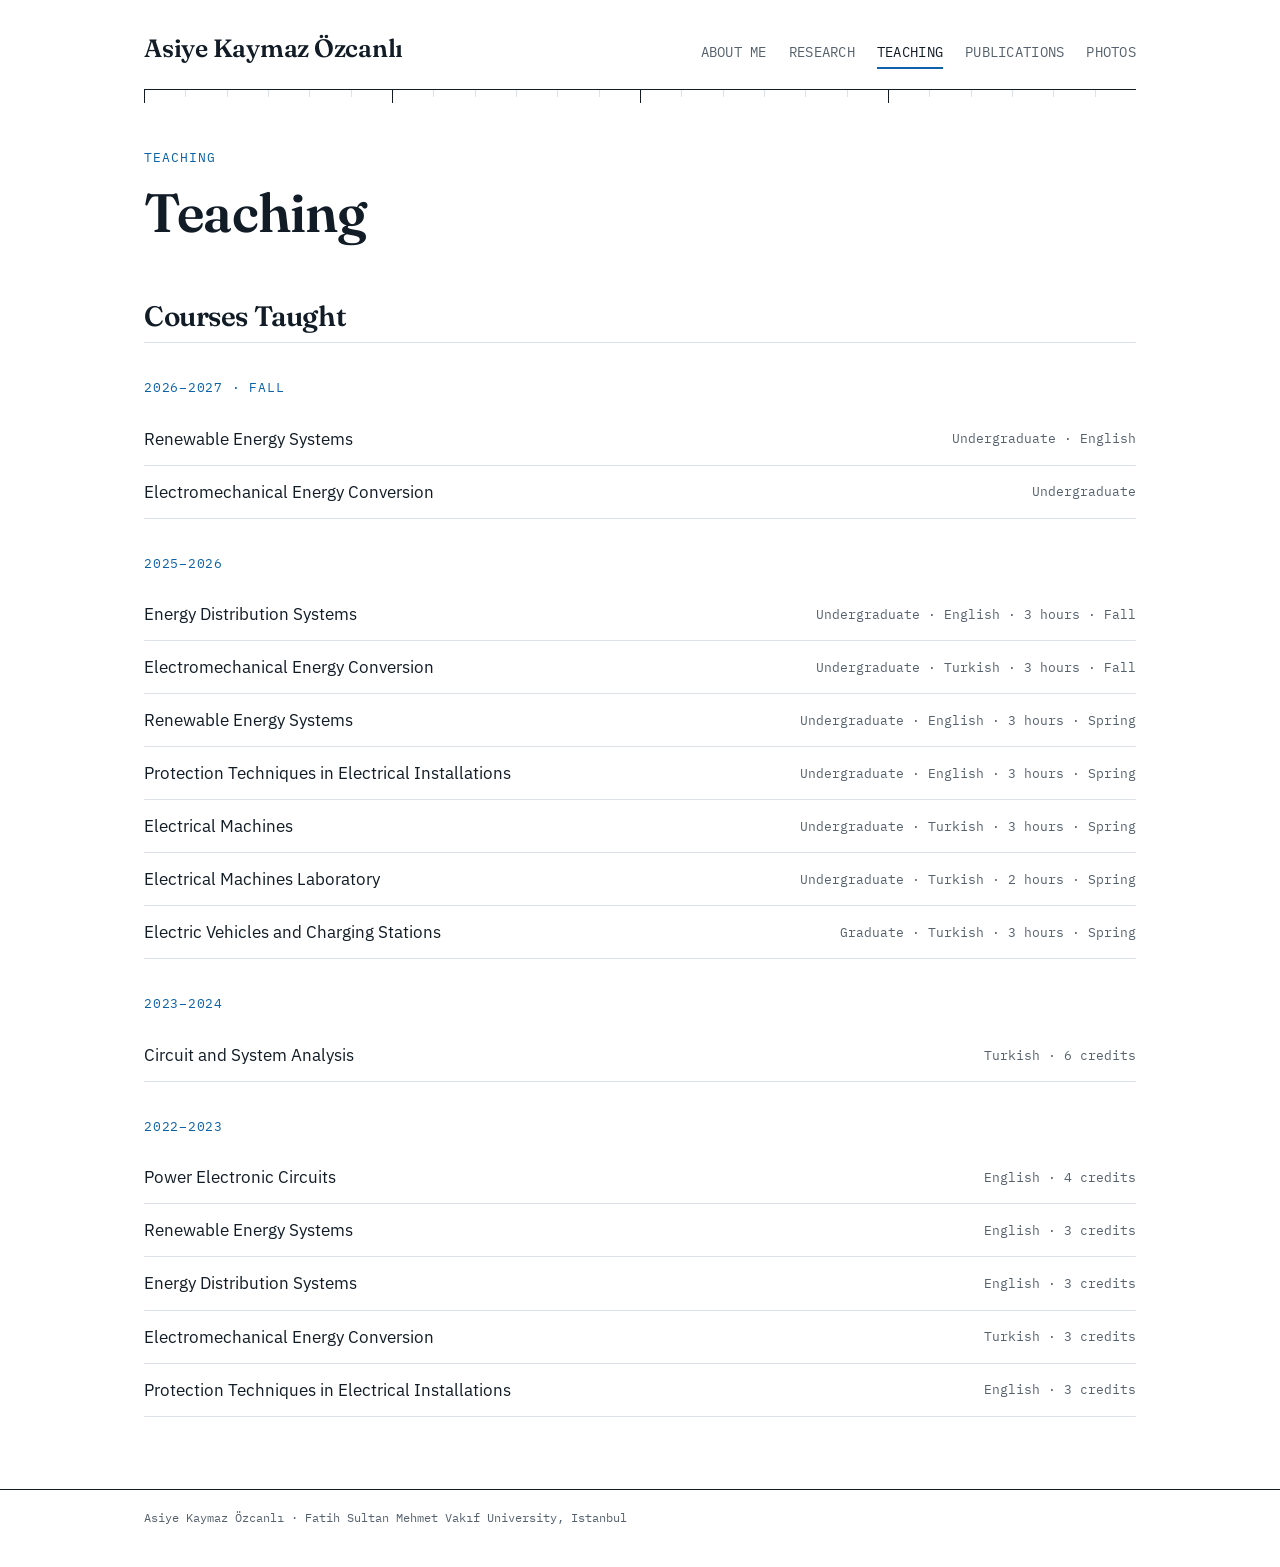
<file: teaching.html>
<!DOCTYPE html>
<html lang="en">
<head>
    <meta charset="UTF-8">
    <meta name="viewport" content="width=device-width, initial-scale=1.0">
    <title>Teaching – Asiye Kaymaz Özcanlı</title>
    <meta name="description" content="Courses taught by Asiye Kaymaz Özcanlı at Fatih Sultan Mehmet Vakıf University.">
    <link rel="preconnect" href="https://fonts.googleapis.com">
    <link rel="preconnect" href="https://fonts.gstatic.com" crossorigin>
    <link rel="stylesheet" href="assets/style.css">
    <script src="assets/site.js" defer></script>
</head>
<body>

<header class="site-header">
    <div class="wrap">
        <a class="site-name" href="index.html">Asiye Kaymaz Özcanlı</a>
        <nav class="menu" aria-label="Main">
            <a href="index.html">About Me</a>
            <a href="research.html">Research</a>
            <a href="teaching.html" aria-current="page">Teaching</a>
            <a href="publications.html">Publications</a>
            <a href="photos.html">Photos</a>
        </nav>
    </div>
    <div class="wrap"><div class="ruler" aria-hidden="true"></div></div>
</header>

<main class="wrap">

    <p class="eyebrow">Teaching</p>
    <h1>Teaching</h1>

    <div class="section-head"><h2>Courses Taught</h2></div>

    <p class="term">2026–2027 · Fall</p>
    <ul class="courses">
        <li><span>Renewable Energy Systems</span><span class="meta">Undergraduate · English</span></li>
        <li><span>Electromechanical Energy Conversion</span><span class="meta">Undergraduate</span></li>
    </ul>

    <p class="term">2025–2026</p>
    <ul class="courses">
        <li><span>Energy Distribution Systems</span><span class="meta">Undergraduate · English · 3 hours · Fall</span></li>
        <li><span>Electromechanical Energy Conversion</span><span class="meta">Undergraduate · Turkish · 3 hours · Fall</span></li>
        <li><span>Renewable Energy Systems</span><span class="meta">Undergraduate · English · 3 hours · Spring</span></li>
        <li><span>Protection Techniques in Electrical Installations</span><span class="meta">Undergraduate · English · 3 hours · Spring</span></li>
        <li><span>Electrical Machines</span><span class="meta">Undergraduate · Turkish · 3 hours · Spring</span></li>
        <li><span>Electrical Machines Laboratory</span><span class="meta">Undergraduate · Turkish · 2 hours · Spring</span></li>
        <li><span>Electric Vehicles and Charging Stations</span><span class="meta">Graduate · Turkish · 3 hours · Spring</span></li>
    </ul>

    <p class="term">2023–2024</p>
    <ul class="courses">
        <li><span>Circuit and System Analysis</span><span class="meta">Turkish · 6 credits</span></li>
    </ul>

    <p class="term">2022–2023</p>
    <ul class="courses">
        <li><span>Power Electronic Circuits</span><span class="meta">English · 4 credits</span></li>
        <li><span>Renewable Energy Systems</span><span class="meta">English · 3 credits</span></li>
        <li><span>Energy Distribution Systems</span><span class="meta">English · 3 credits</span></li>
        <li><span>Electromechanical Energy Conversion</span><span class="meta">Turkish · 3 credits</span></li>
        <li><span>Protection Techniques in Electrical Installations</span><span class="meta">English · 3 credits</span></li>
    </ul>

</main>

<footer class="site-footer">
    <div class="wrap">Asiye Kaymaz Özcanlı · Fatih Sultan Mehmet Vakıf University, Istanbul</div>
</footer>

</body>
</html>
</file>
<file: assets/style.css>
/* Shared style for aozcanli.github.io */
@import url('https://fonts.googleapis.com/css2?family=Fraunces:opsz,wght@9..144,400;9..144,600&family=IBM+Plex+Mono:wght@400;500&family=IBM+Plex+Sans:wght@400;500;600&display=swap');

:root {
    --paper: #ffffff;
    --card: #f5f7fa;
    --ink: #111c26;
    --muted: #55616d;
    --line: #dde2e8;
    --accent: #0b62a8;
    --accent-soft: #e1edf7;
    --deep: #0b62a8;
    --serif: 'Fraunces', Georgia, 'Times New Roman', serif;
    --sans: 'IBM Plex Sans', 'Helvetica Neue', Arial, sans-serif;
    --mono: 'IBM Plex Mono', Menlo, Consolas, monospace;
}

* { box-sizing: border-box; }

html { scroll-behavior: smooth; }

body {
    margin: 0;
    font-family: var(--sans);
    font-size: 17px;
    line-height: 1.65;
    color: var(--ink);
    background: var(--paper);
    -webkit-font-smoothing: antialiased;
}

a { color: var(--deep); text-decoration-thickness: 1px; text-underline-offset: 3px; }
a:hover { color: var(--accent); }
a:focus-visible, button:focus-visible { outline: 2px solid var(--accent); outline-offset: 3px; }

.wrap { max-width: 1040px; margin: 0 auto; padding: 0 24px; }

/* Header and menu */
.site-header { padding: 28px 0 0; }
.site-header .wrap { display: flex; flex-wrap: wrap; align-items: baseline; justify-content: space-between; gap: 10px 28px; }
.site-name { font-family: var(--serif); font-size: 25px; font-weight: 600; letter-spacing: -0.01em; color: var(--ink); text-decoration: none; }
.site-name:hover { color: var(--ink); }
.menu { display: flex; flex-wrap: wrap; gap: 4px 22px; font-family: var(--mono); font-size: 13.5px; letter-spacing: 0.02em; text-transform: uppercase; }
.menu a { color: var(--muted); text-decoration: none; padding: 4px 0; border-bottom: 2px solid transparent; }
.menu a:hover { color: var(--ink); border-bottom-color: var(--line); }
.menu a[aria-current="page"] { color: var(--ink); border-bottom-color: var(--accent); }

/* 24-hour ruler: one tick per hour, a taller one every six hours */
.ruler {
    flex: 1 0 100%;
    width: 100%;
    height: 14px;
    margin-top: 20px;
    border-top: 1px solid var(--ink);
    background:
        repeating-linear-gradient(to right, var(--ink) 0 1px, transparent 1px calc(100% / 4)) top left / 100% 14px no-repeat,
        repeating-linear-gradient(to right, var(--line) 0 1px, transparent 1px calc(100% / 24)) top left / 100% 7px no-repeat;
}

main.wrap { padding-top: 44px; padding-bottom: 72px; }

h1, h2, h3 { font-family: var(--serif); font-weight: 600; letter-spacing: -0.015em; line-height: 1.15; margin: 0; }
h1 { font-size: clamp(34px, 5.2vw, 54px); }
h2 { font-size: 28px; margin-top: 56px; }
h3 { font-size: 20px; }
p { margin: 0.9em 0; max-width: 70ch; }

.eyebrow { font-family: var(--mono); font-size: 12.5px; letter-spacing: 0.08em; text-transform: uppercase; color: var(--accent); margin: 0 0 14px; }
.lede { font-size: 19px; color: var(--muted); max-width: 62ch; }
.section-head { display: flex; align-items: baseline; gap: 16px; border-bottom: 1px solid var(--line); padding-bottom: 10px; margin-top: 56px; }
.section-head h2 { margin: 0; }
.section-head .count { font-family: var(--mono); font-size: 13px; color: var(--muted); }

/* Home */
.hero { display: grid; grid-template-columns: minmax(0, 1.5fr) minmax(0, 1fr); gap: 44px; align-items: start; }
.hero img.portrait { width: 100%; max-width: 340px; border-radius: 4px; border: 1px solid var(--line); box-shadow: 10px 10px 0 var(--accent-soft); justify-self: end; display: block; height: auto; }
.curve { display: block; width: 100%; max-width: 520px; height: 46px; margin: 20px 0 6px; overflow: visible; }
.curve path { fill: none; stroke: var(--accent); stroke-width: 2; stroke-linecap: round; }
.js .curve path { stroke-dasharray: 900; stroke-dashoffset: 900; animation: draw 2.2s 0.3s ease-out forwards; }
@keyframes draw { to { stroke-dashoffset: 0; } }
.curve-note { font-family: var(--mono); font-size: 11.5px; color: var(--muted); margin: 0 0 18px; }

.tiles { display: grid; grid-template-columns: repeat(4, minmax(0, 1fr)); gap: 0; border: 1px solid var(--ink); margin-top: 22px; background: var(--card); }
.tile { padding: 20px 18px 22px; border-right: 1px solid var(--line); text-decoration: none; color: var(--ink); display: block; transition: background 0.2s; }
.tile:last-child { border-right: 0; }
.tile:hover { background: var(--accent-soft); color: var(--ink); }
.tile .num { font-family: var(--mono); font-size: 12px; color: var(--accent); }
.tile h3 { font-size: 18px; margin: 8px 0 6px; }
.tile p { font-size: 14.5px; line-height: 1.5; color: var(--muted); margin: 0; }

.callout { background: var(--ink); color: #eef2f6; padding: 30px 32px; margin-top: 56px; display: grid; grid-template-columns: minmax(0, 1.6fr) minmax(0, 1fr); gap: 28px; align-items: center; }
.callout h2 { margin: 0 0 8px; color: #fff; }
.callout p { color: #d3dae1; margin: 0.5em 0; }
.callout a { color: #bfe0ff; }
.btn { display: inline-block; font-family: var(--mono); font-size: 13.5px; letter-spacing: 0.03em; padding: 12px 18px; background: var(--accent); color: #fff !important; text-decoration: none; border-radius: 2px; }
.btn:hover { background: #084b82; }

.contact { font-family: var(--mono); font-size: 14px; margin-top: 36px; padding-top: 18px; border-top: 1px solid var(--line); display: grid; gap: 6px; }
.contact b { display: inline-block; min-width: 130px; font-weight: 500; color: var(--muted); }

/* Research */
.themes { display: grid; grid-template-columns: repeat(2, minmax(0, 1fr)); gap: 22px; margin-top: 26px; }
.theme { background: var(--card); border: 1px solid var(--line); border-top: 3px solid var(--ink); padding: 24px 24px 20px; scroll-margin-top: 20px; }
.theme .num { font-family: var(--mono); font-size: 12px; color: var(--accent); }
.theme h3 { margin: 6px 0 8px; font-size: 22px; }
.theme p { font-size: 16px; margin: 0 0 12px; }
.tags { list-style: none; padding: 0; margin: 0 0 14px; display: flex; flex-wrap: wrap; gap: 6px; }
.tags li { font-family: var(--mono); font-size: 11.5px; padding: 3px 8px; border: 1px solid var(--line); border-radius: 20px; color: var(--muted); background: var(--paper); }
.related { font-size: 14.5px; margin: 0; padding: 12px 0 0 18px; border-top: 1px dashed var(--line); color: var(--muted); }
.related li { margin: 4px 0; }

.figure { display: grid; grid-template-columns: minmax(0, 1.55fr) minmax(0, 1fr); gap: 28px; align-items: start; margin: 34px 0 0; padding-top: 30px; border-top: 1px solid var(--line); }
.figure:first-of-type { border-top: 0; padding-top: 6px; }
.figure a.zoom { display: block; background: #fff; border: 1px solid var(--line); padding: 10px; cursor: zoom-in; }
.figure img { width: 100%; height: auto; display: block; }
.figure h3 { margin-bottom: 8px; }
.figure p { font-size: 15.5px; margin: 0.6em 0; }
.caveat { font-size: 14px !important; color: var(--muted); border-left: 2px solid var(--accent); padding-left: 12px; }
.source { font-family: var(--mono); font-size: 11.5px !important; color: var(--muted); }

/* Result blocks */
.stats { display: grid; grid-template-columns: repeat(4, minmax(0, 1fr)); gap: 0; border: 1px solid var(--ink); margin-top: 24px; }
.stat { padding: 20px 18px; border-right: 1px solid var(--line); background: var(--card); }
.stat:last-child { border-right: 0; }
.stat .big { font-family: var(--serif); font-size: 34px; font-weight: 600; line-height: 1.1; letter-spacing: -0.02em; }
.stat .big small { font-size: 18px; font-weight: 400; }
.stat p { font-size: 14.5px; line-height: 1.45; color: var(--muted); margin: 8px 0 0; }
.bars { margin-top: 30px; display: grid; grid-template-columns: repeat(2, minmax(0, 1fr)); gap: 30px; }
.bars h3 { font-size: 18px; margin-bottom: 12px; }
.bar-row { display: grid; grid-template-columns: 150px minmax(0, 1fr) 62px; gap: 10px; align-items: center; font-size: 14px; margin: 8px 0; }
.bar-row .lbl { color: var(--muted); }
.bar-row .val { font-family: var(--mono); font-size: 13px; text-align: right; }
.track { height: 18px; background: var(--card); border: 1px solid var(--line); }
.track span { display: block; height: 100%; background: var(--ink); }
.track span.hi { background: var(--accent); }
.note-list { font-size: 15.5px; color: var(--muted); margin: 22px 0 0; padding-left: 20px; max-width: 78ch; }
.note-list li { margin: 5px 0; }

/* System charts */
.charts { display: grid; grid-template-columns: repeat(2, minmax(0, 1fr)); gap: 34px 30px; margin-top: 28px; }
.chart-card h3 { font-size: 19px; margin-bottom: 4px; }
.chart-card p { font-size: 15px; margin: 0.4em 0 10px; color: var(--muted); }
.chart { background: var(--card); border: 1px solid var(--line); padding: 14px 14px 10px; }
.chart svg { width: 100%; height: auto; display: block; }
.legend-inline { display: flex; flex-wrap: wrap; gap: 4px 16px; font-family: var(--mono); font-size: 12px; color: var(--muted); margin-top: 6px; }
.legend-inline i { display: inline-block; width: 10px; height: 10px; margin-right: 6px; }
.data-table { width: 100%; border-collapse: collapse; margin-top: 30px; font-size: 15px; }
.data-table caption { text-align: left; font-family: var(--serif); font-size: 19px; font-weight: 600; padding-bottom: 8px; }
.data-table th, .data-table td { text-align: right; padding: 9px 10px; border-bottom: 1px solid var(--line); }
.data-table th:first-child, .data-table td:first-child { text-align: left; }
.data-table thead th { font-family: var(--mono); font-size: 12.5px; font-weight: 500; color: var(--muted); border-bottom: 1px solid var(--ink); }

/* Publications */
.pub-chart { background: var(--card); border: 1px solid var(--line); padding: 18px 20px 12px; margin-top: 26px; }
.pub-chart svg { width: 100%; height: auto; display: block; }
.pub-chart .legend { font-family: var(--mono); font-size: 12px; color: var(--muted); display: flex; gap: 18px; margin-top: 6px; }
.swatch { display: inline-block; width: 10px; height: 10px; margin-right: 6px; vertical-align: baseline; }
.pub-item { display: grid; grid-template-columns: 62px minmax(0, 1fr); gap: 4px 18px; padding: 16px 0; border-bottom: 1px solid var(--line); }
.pub-item .yr { font-family: var(--mono); font-size: 14px; color: var(--accent); padding-top: 3px; }
.pub-item .title { font-weight: 600; font-size: 17px; line-height: 1.4; }
.pub-item .authors { font-style: italic; color: var(--muted); font-size: 15.5px; }
.pub-item .year { color: var(--muted); font-size: 15.5px; }
.pub-item .doi { font-family: var(--mono); font-size: 12.5px; }

/* Teaching */
.courses { list-style: none; padding: 0; margin: 14px 0 0; }
.courses li { display: grid; grid-template-columns: minmax(0, 1fr) auto; gap: 4px 18px; padding: 12px 0; border-bottom: 1px solid var(--line); }
.courses .meta { font-family: var(--mono); font-size: 12.5px; color: var(--muted); white-space: nowrap; align-self: center; }
.term { font-family: var(--mono); font-size: 13px; letter-spacing: 0.06em; text-transform: uppercase; color: var(--accent); margin: 34px 0 0; }

/* Photos */
.photo-gallery { display: grid; grid-template-columns: repeat(auto-fill, minmax(280px, 1fr)); gap: 20px; margin-top: 20px; }
.photo-card { border: 1px solid var(--line); background: var(--card); padding: 10px; margin: 0; }
.photo-card img { width: 100%; aspect-ratio: 4 / 3; object-fit: cover; display: block; }
.photo-card figcaption { font-size: 14px; color: var(--muted); margin-top: 8px; line-height: 1.45; }

/* Lightbox */
.lightbox { position: fixed; inset: 0; background: rgba(12, 20, 26, 0.92); display: none; align-items: center; justify-content: center; padding: 24px; z-index: 50; cursor: zoom-out; }
.lightbox.open { display: flex; }
.lightbox img { max-width: 100%; max-height: 100%; background: #fff; }
.lightbox button { position: absolute; top: 14px; right: 18px; background: none; border: 0; color: #fff; font-family: var(--mono); font-size: 14px; cursor: pointer; padding: 8px; }

/* Footer */
.site-footer { border-top: 1px solid var(--ink); padding: 18px 0 40px; font-family: var(--mono); font-size: 12px; color: var(--muted); }

/* Reveal on scroll (only when JavaScript is on) */
.js .reveal { opacity: 0; transform: translateY(14px); transition: opacity 0.6s ease, transform 0.6s ease; }
.js .reveal.in { opacity: 1; transform: none; }

@media (prefers-reduced-motion: reduce) {
    html { scroll-behavior: auto; }
    .js .reveal { opacity: 1; transform: none; transition: none; }
    .js .curve path { animation: none; stroke-dashoffset: 0; }
}

@media (max-width: 820px) {
    .hero, .callout, .figure, .themes, .bars, .charts { grid-template-columns: minmax(0, 1fr); }
    .stats { grid-template-columns: repeat(2, minmax(0, 1fr)); }
    .stat { border-bottom: 1px solid var(--line); }
    .stat:nth-child(2n) { border-right: 0; }
    .hero img.portrait { justify-self: start; max-width: 260px; }
    .tiles { grid-template-columns: repeat(2, minmax(0, 1fr)); }
    .tile { border-bottom: 1px solid var(--line); }
    .tile:nth-child(2n) { border-right: 0; }
    .pub-item { grid-template-columns: minmax(0, 1fr); }
    .courses li { grid-template-columns: minmax(0, 1fr); }
    .courses .meta { white-space: normal; }
}

@media (max-width: 480px) {
    .wrap { padding: 0 16px; }
    .tiles, .stats { grid-template-columns: minmax(0, 1fr); }
    .tile, .stat { border-right: 0; }
    .bar-row { grid-template-columns: 110px minmax(0, 1fr) 56px; }
    body { font-size: 16px; }
}
</file>
